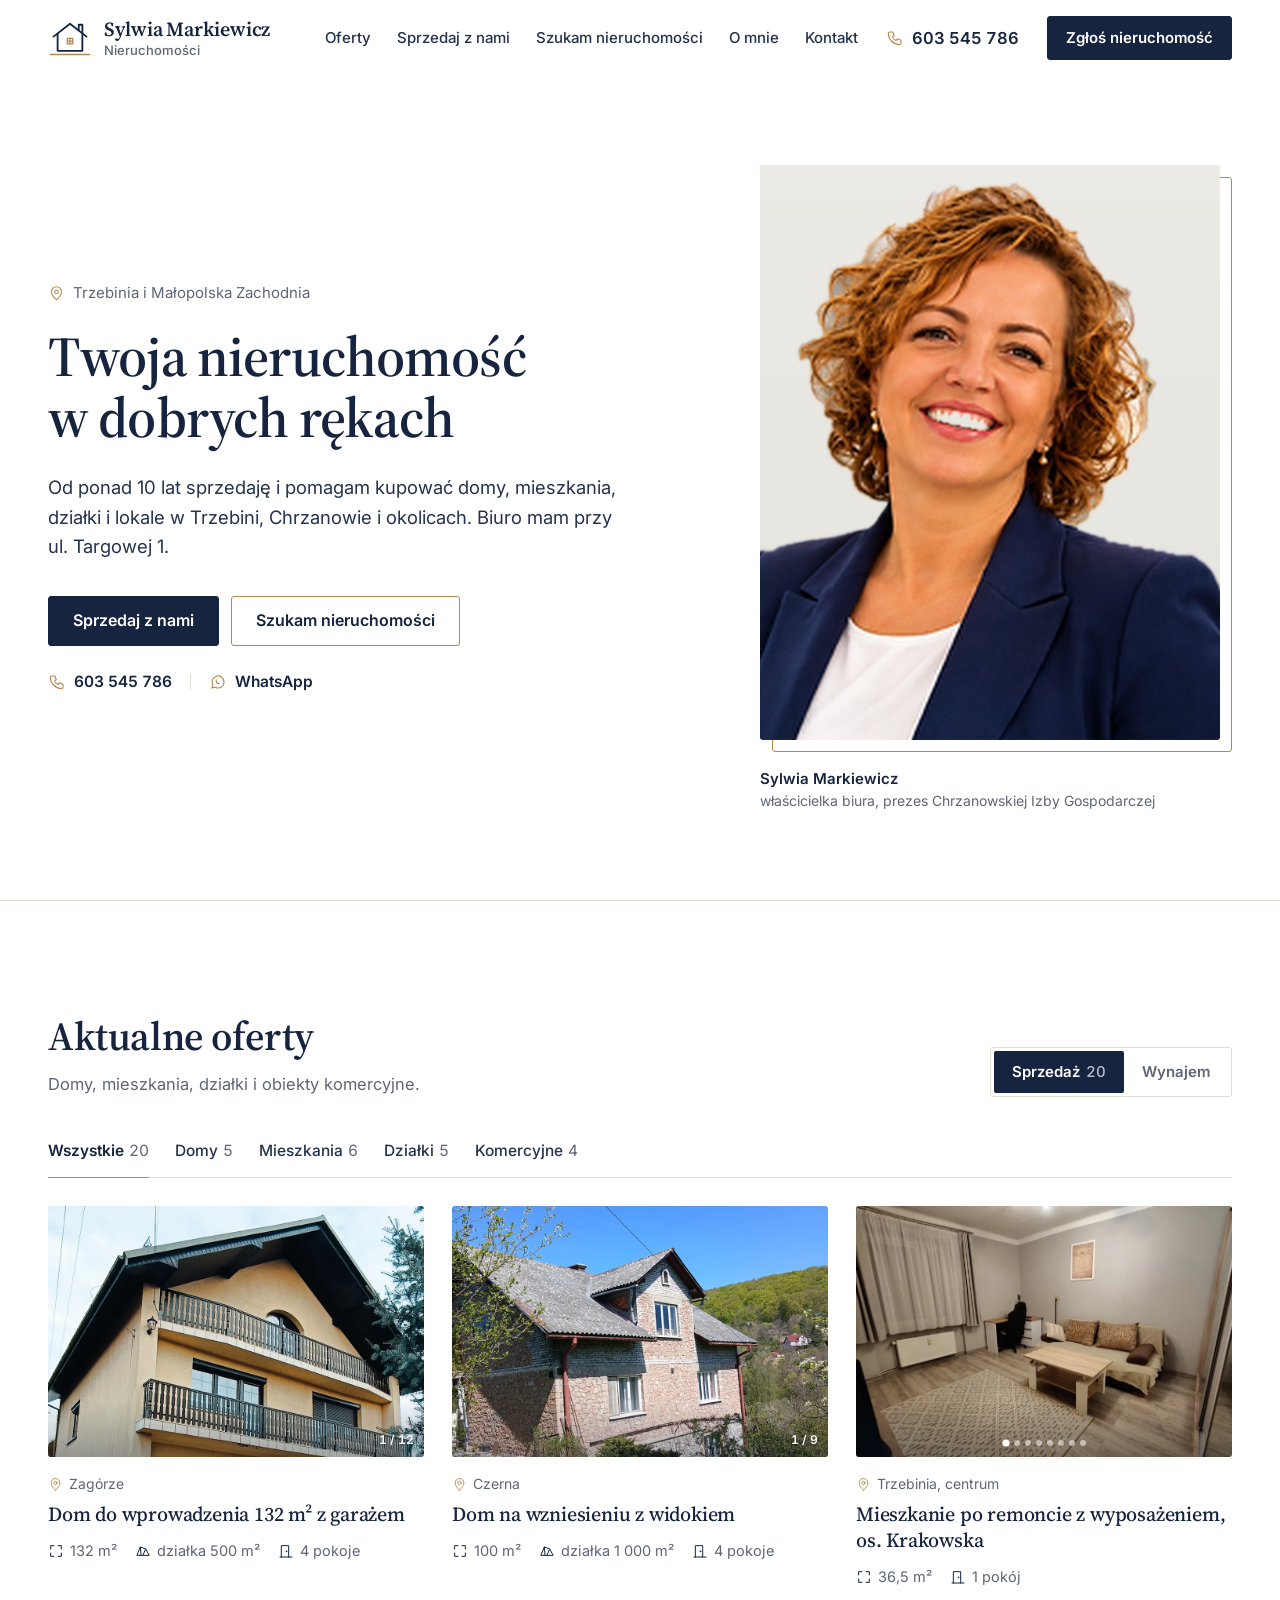
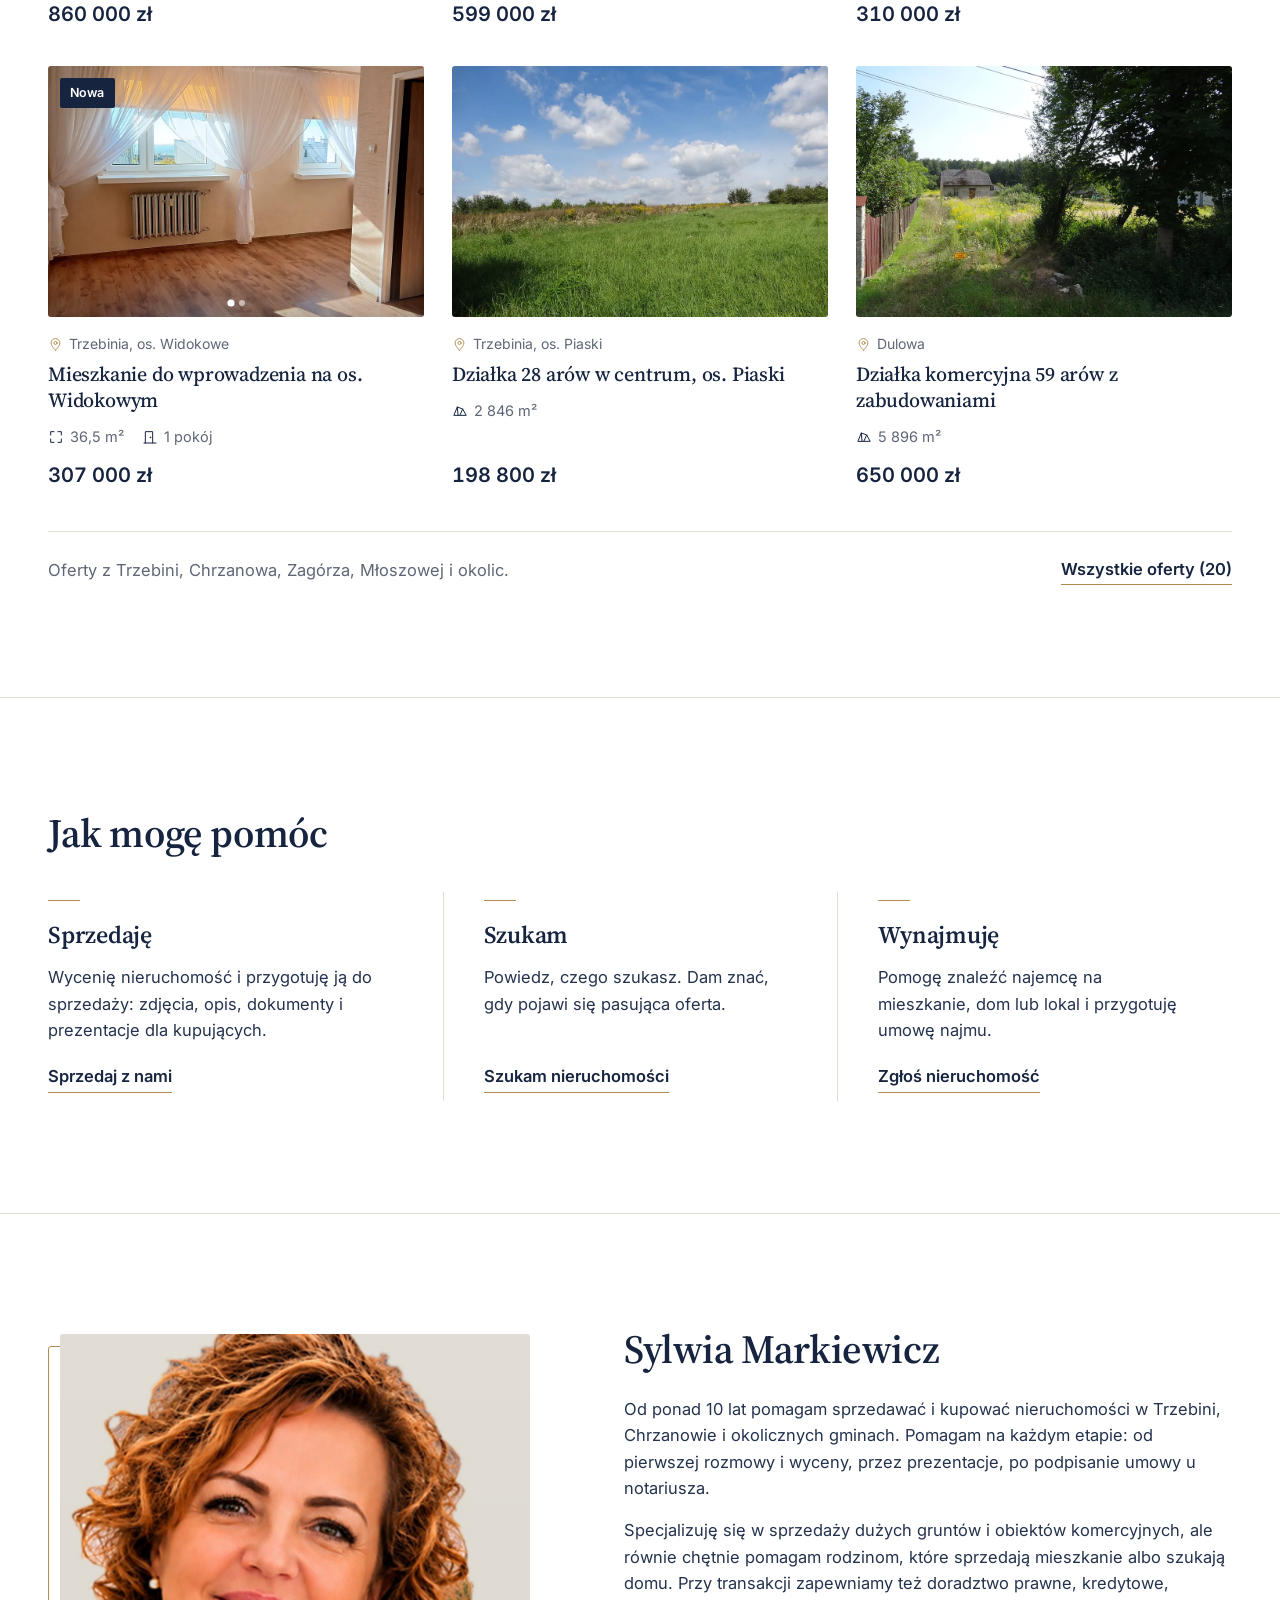
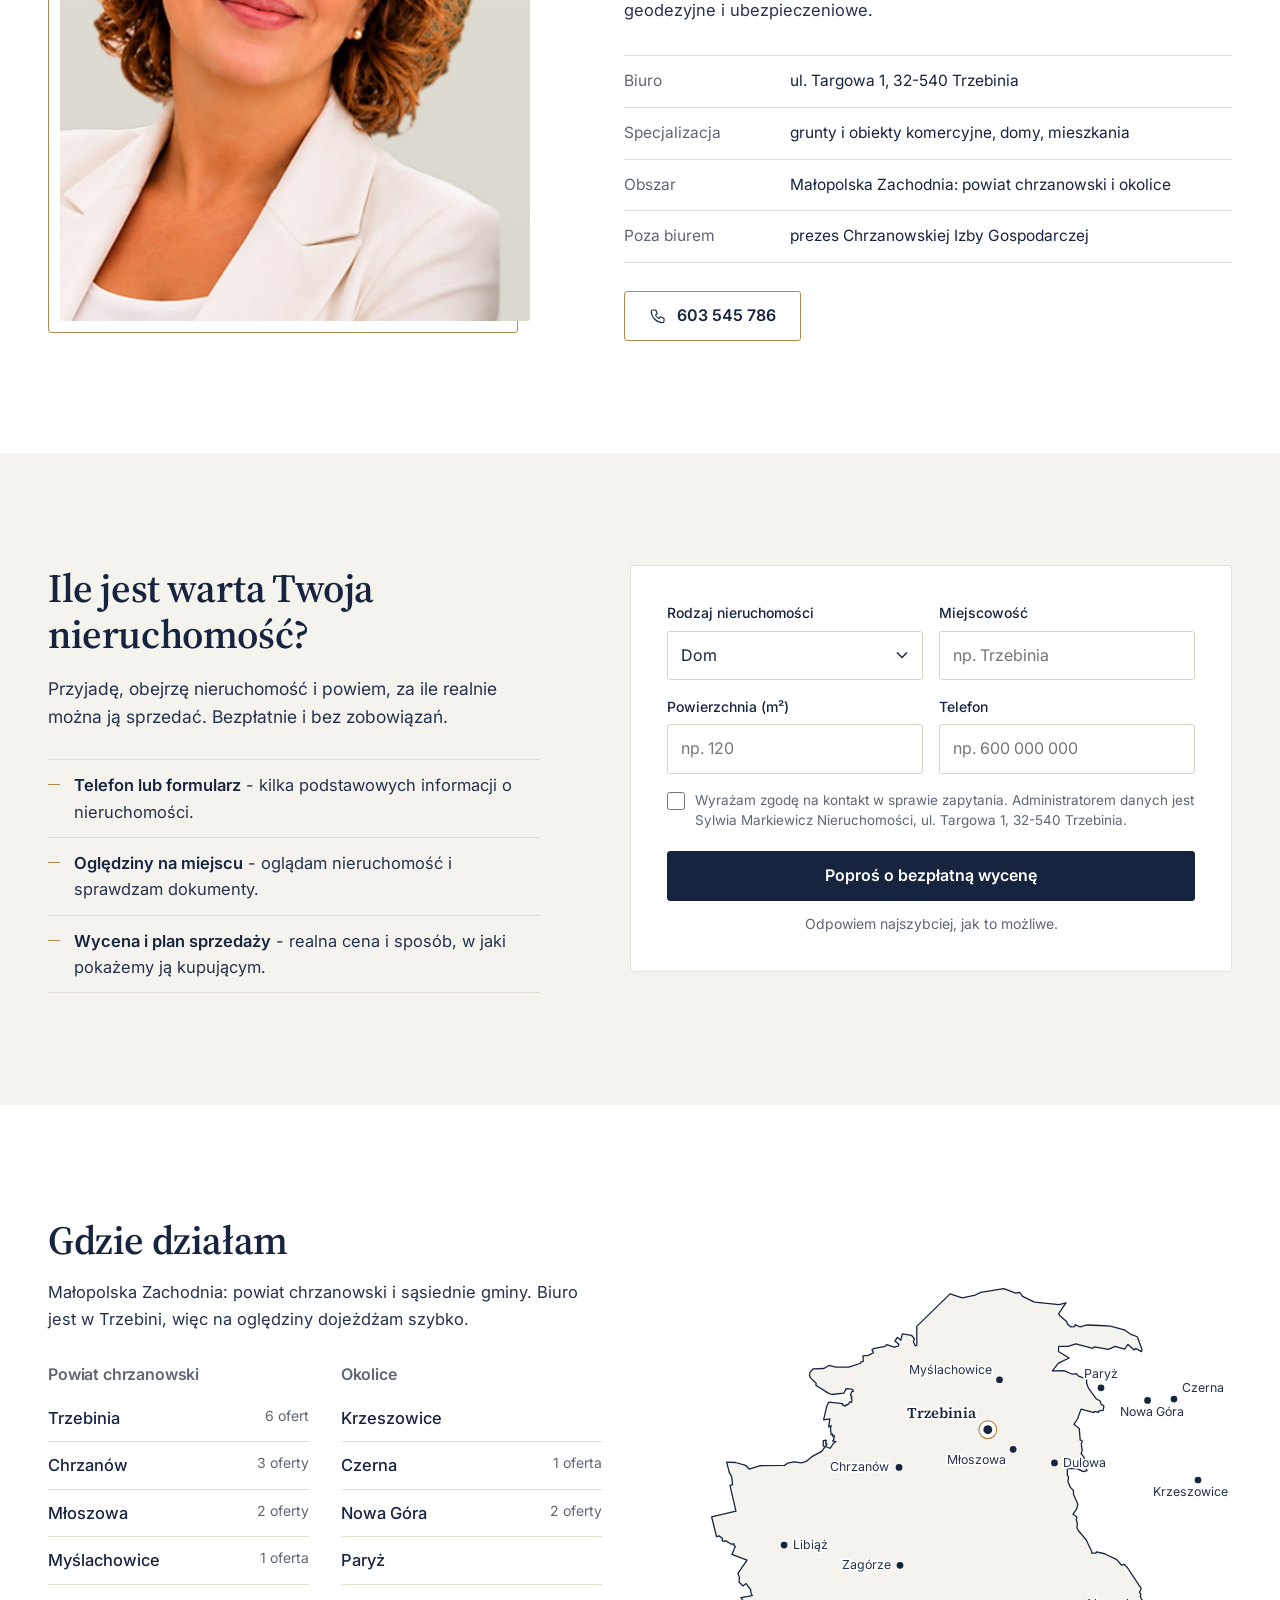
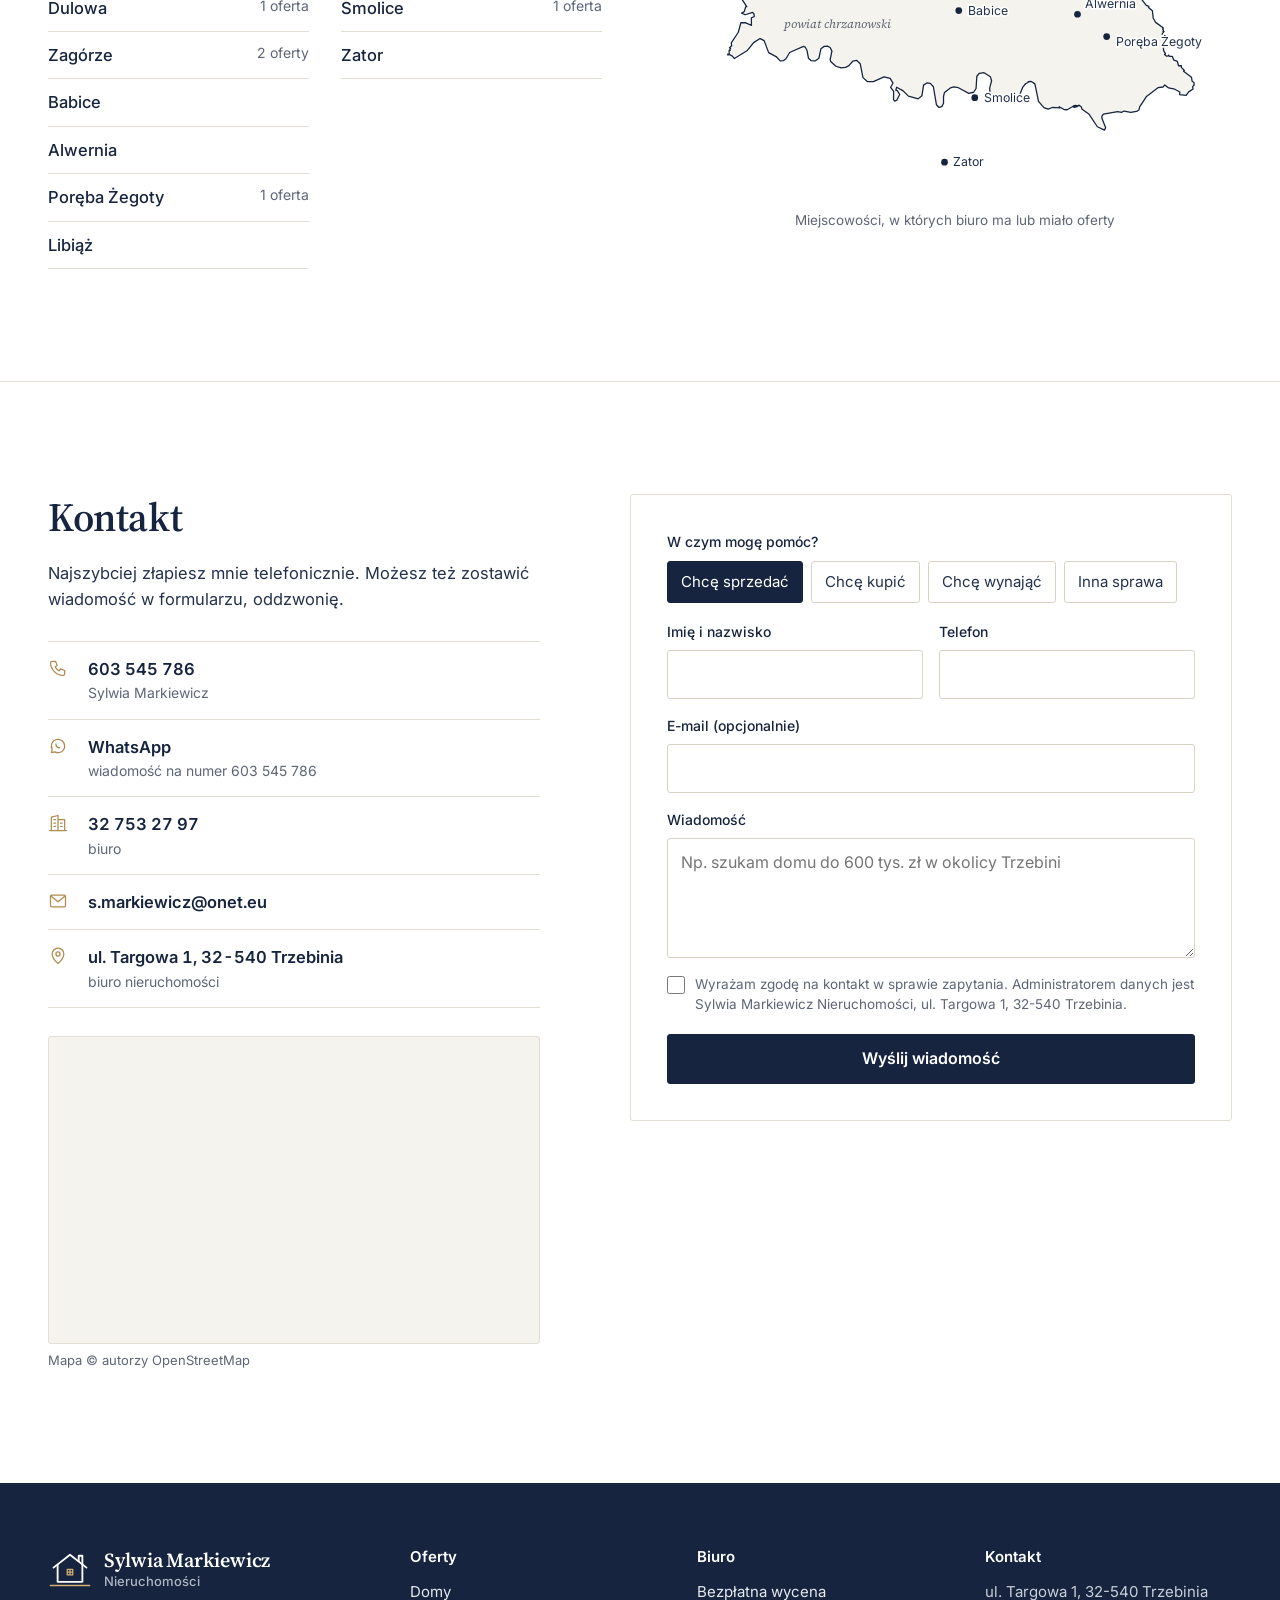
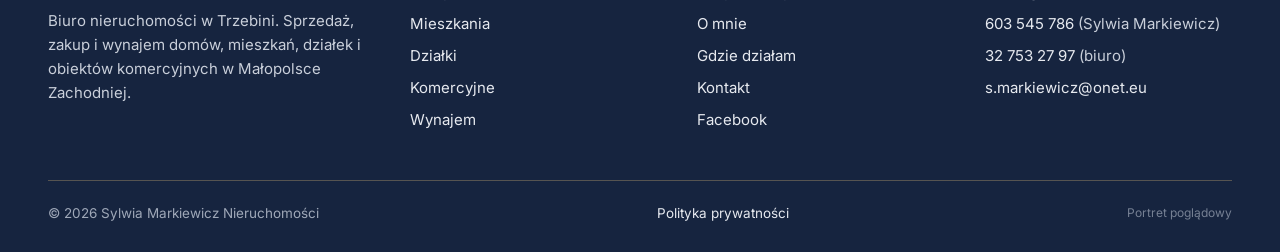
<file: index.html>
<!doctype html>
<html lang="pl">
<head>
<meta charset="utf-8">
<meta name="viewport" content="width=device-width, initial-scale=1, viewport-fit=cover">
<meta name="robots" content="noindex, nofollow">
<title>Sylwia Markiewicz Nieruchomości - Trzebinia, Chrzanów i okolice</title>
<meta name="description" content="Biuro nieruchomości Sylwii Markiewicz w Trzebini: domy, mieszkania, działki i obiekty komercyjne na sprzedaż i wynajem w Małopolsce Zachodniej. Bezpłatna wycena.">
<meta name="theme-color" content="#ffffff">
<link rel="icon" href="data:image/svg+xml,<svg xmlns='http://www.w3.org/2000/svg' viewBox='0 0 48 48' aria-hidden='true' fill='none' stroke-linecap='round' stroke-linejoin='round'><path d='M6 22.5 24 8.5l18 14' stroke='%2316243F' stroke-width='2'/><path d='M33.5 15.3V9.5h4v9' stroke='%2316243F' stroke-width='2'/><path d='M10.5 19.5V38h27V19.5' stroke='%2316243F' stroke-width='2'/><path d='M21 24.5h6v6h-6zM24 24.5v6M21 27.5h6' stroke='%23B08A4E' stroke-width='1.4'/><path d='M2.5 42h43' stroke='%23B08A4E' stroke-width='1.4'/></svg>">
<link rel="preconnect" href="https://fonts.googleapis.com">
<link rel="preconnect" href="https://fonts.gstatic.com" crossorigin>
<link href="https://fonts.googleapis.com/css2?family=Inter:wght@400;500;600&family=Source+Serif+4:ital,opsz,wght@0,8..60,500;0,8..60,600;1,8..60,400&display=swap" rel="stylesheet">
<link rel="stylesheet" href="style.css?v=20261104d">
</head>
<body>
<header class="top">
 <div class="wrap top-in">
  <a class="logo" href="index.html" aria-label="Sylwia Markiewicz Nieruchomości - strona główna"><svg viewBox="0 0 48 48" aria-hidden="true" fill="none" stroke-linecap="round" stroke-linejoin="round"><path d="M6 22.5 24 8.5l18 14" stroke="#16243F" stroke-width="2"/><path d="M33.5 15.3V9.5h4v9" stroke="#16243F" stroke-width="2"/><path d="M10.5 19.5V38h27V19.5" stroke="#16243F" stroke-width="2"/><path d="M21 24.5h6v6h-6zM24 24.5v6M21 27.5h6" stroke="#B08A4E" stroke-width="1.4"/><path d="M2.5 42h43" stroke="#B08A4E" stroke-width="1.4"/></svg><span class="logo-t"><b>Sylwia Markiewicz</b><span>Nieruchomości</span></span></a>
  <nav class="nav" aria-label="Menu główne">
   <a href="oferty.html">Oferty</a>
   <a href="#wycena">Sprzedaj z nami</a>
   <a href="#kontakt" data-cel="kupno">Szukam nieruchomości</a>
   <a class="opt" href="#o-mnie">O mnie</a>
   <a href="#kontakt">Kontakt</a>
  </nav>
  <a class="top-tel" href="tel:+48603545786"><svg class="ic" viewBox="0 0 24 24" aria-hidden="true"><path d="M5 4h4l2 5-2.5 1.5a11 11 0 0 0 5 5L15 13l5 2v4a2 2 0 0 1-2 2A16 16 0 0 1 3 6a2 2 0 0 1 2-2"/></svg>603 545 786</a>
  <a class="btn btn-p" href="#kontakt" data-cel="sprzedaz">Zgłoś nieruchomość</a>
  <button class="burger" id="burger" type="button" aria-label="Menu" aria-expanded="false" aria-controls="mnav"><span></span><span></span><span></span></button>
 </div>
</header>
<div class="mnav" id="mnav">
 <a class="ml" href="oferty.html">Oferty</a>
 <a class="ml" href="#wycena">Sprzedaj z nami</a>
 <a class="ml" href="#kontakt" data-cel="kupno">Szukam nieruchomości</a>
 <a class="ml" href="#o-mnie">O mnie</a>
 <a class="ml" href="#obszar">Gdzie działam</a>
 <a class="ml" href="#kontakt">Kontakt</a>
 <div class="btns">
  <a class="btn btn-p" href="#kontakt" data-cel="sprzedaz">Zgłoś nieruchomość</a>
  <a class="btn btn-s" href="tel:+48603545786"><svg class="ic" viewBox="0 0 24 24" aria-hidden="true"><path d="M5 4h4l2 5-2.5 1.5a11 11 0 0 0 5 5L15 13l5 2v4a2 2 0 0 1-2 2A16 16 0 0 1 3 6a2 2 0 0 1 2-2"/></svg>603 545 786</a>
 </div>
</div>
<main>
<section class="hero">
 <div class="wrap hero-in">
  <div class="hero-tx">
   <p class="hero-loc"><svg class="ic" viewBox="0 0 24 24" aria-hidden="true"><path d="M12 21s-7-6.2-7-11.5A7 7 0 0 1 19 9.5C19 14.8 12 21 12 21z"/><circle cx="12" cy="9.5" r="2.5"/></svg>Trzebinia i Małopolska Zachodnia</p>
   <h1>Twoja nieruchomość<br> w dobrych rękach</h1>
   <p class="hero-lead">Od ponad 10 lat sprzedaję i pomagam kupować domy, mieszkania, działki i lokale w Trzebini, Chrzanowie i okolicach.<span class="opt"> Biuro mam przy ul.&nbsp;Targowej 1.</span></p>
   <div class="hero-cta" data-bar-anchor>
    <a class="btn btn-p" href="#wycena">Sprzedaj z nami</a>
    <a class="btn btn-s" href="#oferty">Szukam nieruchomości</a>
   </div>
   <p class="hero-tel"><a href="tel:+48603545786"><svg class="ic" viewBox="0 0 24 24" aria-hidden="true"><path d="M5 4h4l2 5-2.5 1.5a11 11 0 0 0 5 5L15 13l5 2v4a2 2 0 0 1-2 2A16 16 0 0 1 3 6a2 2 0 0 1 2-2"/></svg>603 545 786</a><span class="sep"></span><a href="https://wa.me/48603545786" rel="noopener" target="_blank"><svg class="ic" viewBox="0 0 24 24" aria-hidden="true"><path d="M20 12a8 8 0 0 1-11.8 7L4 20l1.1-4A8 8 0 1 1 20 12z"/><path d="M9.5 9.5c0 2.5 2 4.5 4.5 4.8"/></svg><span>WhatsApp</span></a></p>
  </div>
  <figure class="hero-ph">
   <!-- Zdjęcie poglądowe: wykadrowane z grafiki klientki. Docelowo prawdziwe zdjęcie portretowe (sesja lub Pani zdjęcie). -->
   <div class="phf"><div class="ph"><picture><source media="(max-width:760px)" srcset="img/portret-m.jpg" width="1160" height="1002"><img src="img/portret.jpg" alt="Sylwia Markiewicz, właścicielka biura nieruchomości w Trzebini" width="1160" height="1242" fetchpriority="high"></picture></div></div>
   <figcaption><b>Sylwia Markiewicz</b>właścicielka biura, prezes Chrzanowskiej Izby Gospodarczej</figcaption>
  </figure>
 </div>
</section>

<section class="sec" id="oferty">
 <div class="wrap">
  <div class="sec-head">
   <div><h2>Aktualne oferty</h2><p>Domy, mieszkania, działki i obiekty komercyjne.</p></div>
   <div class="tabs" role="group" aria-label="Rodzaj transakcji">
    <button type="button" data-typ="sprzedaz" aria-pressed="true">Sprzedaż<span class="n"></span></button>
    <button type="button" data-typ="wynajem" aria-pressed="false">Wynajem<span class="n"></span></button>
   </div>
  </div>
  <div class="cats" id="cats" role="group" aria-label="Kategoria"></div>
  <div class="grid" id="lista" data-limit="6" data-pick="22037,22126,22199,22241,21110,21429"></div>
  <div class="empty" id="pusto" hidden>
   <div><h3>Obecnie nie mam ofert najmu</h3><p>Masz mieszkanie, dom albo lokal do wynajęcia? Zgłoś je - znajdę najemcę i przygotuję umowę.</p></div>
   <a class="btn btn-p" href="#kontakt" data-cel="wynajem">Zgłoś nieruchomość do wynajmu</a>
  </div>
  <div class="more" id="wiecej"><p>Oferty z Trzebini, Chrzanowa, Zagórza, Młoszowej i okolic.</p><a class="lnk" href="oferty.html">Wszystkie oferty</a></div>
 </div>
</section>

<section class="sec" id="sciezki">
 <div class="wrap">
  <div class="sec-head"><h2>Jak mogę pomóc</h2></div>
  <div class="paths">
   <div class="path"><h3>Sprzedaję</h3><p>Wycenię nieruchomość i przygotuję ją do sprzedaży: zdjęcia, opis, dokumenty i prezentacje dla kupujących.</p><a class="lnk" href="#wycena">Sprzedaj z nami</a></div>
   <div class="path"><h3>Szukam</h3><p>Powiedz, czego szukasz. Dam znać, gdy pojawi się pasująca oferta.</p><a class="lnk" href="#kontakt" data-cel="kupno">Szukam nieruchomości</a></div>
   <div class="path"><h3>Wynajmuję</h3><p>Pomogę znaleźć najemcę na mieszkanie, dom lub lokal i przygotuję umowę najmu.</p><a class="lnk" href="#kontakt" data-cel="wynajem">Zgłoś nieruchomość</a></div>
  </div>
 </div>
</section>

<section class="sec" id="o-mnie">
 <div class="wrap about">
  <figure class="about-ph" style="margin-top:0">
   <!-- Zdjęcie poglądowe z grafiki klientki; docelowo zdjęcie z sesji (np. w biurze lub w terenie). -->
   <img src="img/portret-2.jpg" alt="Sylwia Markiewicz" width="956" height="1620" loading="lazy">
  </figure>
  <div class="about-tx">
   <h2>Sylwia Markiewicz</h2>
   <p>Od ponad 10 lat pomagam sprzedawać i kupować nieruchomości w Trzebini, Chrzanowie i okolicznych gminach. Pomagam na każdym etapie: od pierwszej rozmowy i wyceny, przez prezentacje, po podpisanie umowy u notariusza.</p>
   <p>Specjalizuję się w sprzedaży dużych gruntów i obiektów komercyjnych, ale równie chętnie pomagam rodzinom, które sprzedają mieszkanie albo szukają domu. Przy transakcji zapewniamy też doradztwo prawne, kredytowe, geodezyjne i ubezpieczeniowe.</p>
   <dl class="facts">
    <div><dt>Biuro</dt><dd>ul. Targowa 1, 32-540 Trzebinia</dd></div>
    <div><dt>Specjalizacja</dt><dd>grunty i obiekty komercyjne, domy, mieszkania</dd></div>
    <div><dt>Obszar</dt><dd>Małopolska Zachodnia: powiat chrzanowski i okolice</dd></div>
    <div><dt>Poza biurem</dt><dd>prezes Chrzanowskiej Izby Gospodarczej</dd></div>
   </dl>
   <div class="sign"><a class="btn btn-s" href="tel:+48603545786"><svg class="ic" viewBox="0 0 24 24" aria-hidden="true"><path d="M5 4h4l2 5-2.5 1.5a11 11 0 0 0 5 5L15 13l5 2v4a2 2 0 0 1-2 2A16 16 0 0 1 3 6a2 2 0 0 1 2-2"/></svg>603 545 786</a></div>
  </div>
 </div>
</section>

<section class="sec sec-paper" id="wycena">
 <div class="wrap split">
  <div>
   <h2>Ile jest warta Twoja nieruchomość?</h2>
   <p style="margin-top:18px;font-size:17.5px">Przyjadę, obejrzę nieruchomość i powiem, za ile realnie można ją sprzedać. Bezpłatnie i bez zobowiązań.</p>
   <ul class="steps">
    <li><b>Telefon lub formularz</b> - kilka podstawowych informacji o nieruchomości.</li>
    <li><b>Oględziny na miejscu</b> - oglądam nieruchomość i sprawdzam dokumenty.</li>
    <li><b>Wycena i plan sprzedaży</b> - realna cena i sposób, w jaki pokażemy ją kupującym.</li>
   </ul>
  </div>
  <form class="form" data-preview novalidate>
   <div class="fgrid">
    <label class="f"><span>Rodzaj nieruchomości</span><select name="rodzaj"><option>Dom</option><option>Mieszkanie</option><option>Działka</option><option>Lokal lub obiekt komercyjny</option><option>Inna</option></select></label>
    <label class="f"><span>Miejscowość</span><input name="miejscowosc" placeholder="np. Trzebinia" autocomplete="address-level2"></label>
    <label class="f"><span>Powierzchnia (m²)</span><input name="pow" inputmode="decimal" placeholder="np. 120"></label>
    <label class="f"><span>Telefon</span><input name="tel" type="tel" placeholder="np. 600 000 000" autocomplete="tel"></label>
   </div>
   <label class="zgoda"><input type="checkbox" required><span>Wyrażam zgodę na kontakt w sprawie zapytania. Administratorem danych jest Sylwia Markiewicz Nieruchomości, ul. Targowa 1, 32-540 Trzebinia.</span></label>
   <button class="btn btn-p" type="submit">Poproś o bezpłatną wycenę</button>
   <p class="form-note">Odpowiem najszybciej, jak to możliwe.</p>
   <p class="ok" tabindex="-1" role="status">Dziękuję, wiadomość przyjęta. To podgląd strony - w wersji docelowej formularz wyśle ją od razu do biura.</p>
  </form>
 </div>
</section>

<section class="sec" id="obszar">
 <div class="wrap area">
  <div>
   <h2>Gdzie działam</h2>
   <p style="margin-top:16px">Małopolska Zachodnia: powiat chrzanowski i sąsiednie gminy. Biuro jest w Trzebini, więc na oględziny dojeżdżam szybko.</p>
   <div class="area-lists">
    <div><h3>Powiat chrzanowski</h3><ul><li><a href="oferty.html?m=Trzebinia"><span class="town">Trzebinia</span><small>6 ofert</small></a></li><li><a href="oferty.html?m=Chrzanów"><span class="town">Chrzanów</span><small>3 oferty</small></a></li><li><a href="oferty.html?m=Młoszowa"><span class="town">Młoszowa</span><small>2 oferty</small></a></li><li><a href="oferty.html?m=Myślachowice"><span class="town">Myślachowice</span><small>1 oferta</small></a></li><li><a href="oferty.html?m=Dulowa"><span class="town">Dulowa</span><small>1 oferta</small></a></li><li><a href="oferty.html?m=Zagórze"><span class="town">Zagórze</span><small>2 oferty</small></a></li><li><span><span class="town">Babice</span></span></li><li><span><span class="town">Alwernia</span></span></li><li><a href="oferty.html?m=Poręba Żegoty"><span class="town">Poręba Żegoty</span><small>1 oferta</small></a></li><li><span><span class="town">Libiąż</span></span></li></ul></div>
    <div><h3>Okolice</h3><ul><li><span><span class="town">Krzeszowice</span></span></li><li><a href="oferty.html?m=Czerna"><span class="town">Czerna</span><small>1 oferta</small></a></li><li><a href="oferty.html?m=Nowa Góra"><span class="town">Nowa Góra</span><small>2 oferty</small></a></li><li><span><span class="town">Paryż</span></span></li><li><a href="oferty.html?m=Smolice"><span class="town">Smolice</span><small>1 oferta</small></a></li><li><span><span class="town">Zator</span></span></li></ul></div>
   </div>
  </div>
  <div>
   <svg class="mapa-svg" viewBox="0 0 560 546" role="img" aria-label="Mapa obszaru działania: powiat chrzanowski i okolice" xmlns="http://www.w3.org/2000/svg">
<path d="M34.0 264.8 L39.0 285.0 L41.4 284.1 L45.1 286.8 L44.5 288.5 L46.2 290.0 L48.0 288.9 L53.6 292.4 L56.7 292.1 L56.5 293.8 L58.0 294.6 L54.6 302.8 L69.8 308.7 L60.6 322.0 L62.1 326.1 L61.7 330.8 L65.7 334.8 L68.9 332.4 L73.5 338.6 L73.7 341.5 L75.1 344.6 L63.6 346.6 L69.5 355.7 L68.5 355.8 L67.0 360.8 L64.4 362.3 L67.9 363.9 L75.5 361.6 L76.8 363.0 L77.2 365.7 L74.2 367.0 L74.3 374.6 L68.0 371.9 L63.6 372.0 L61.0 381.6 L53.9 392.4 L54.3 395.3 L52.1 397.2 L53.1 398.1 L52.4 399.0 L52.8 399.9 L51.7 400.0 L51.8 403.4 L50.2 403.7 L50.5 404.7 L51.1 403.8 L55.0 405.8 L57.0 408.2 L70.2 400.0 L76.5 392.1 L83.0 388.0 L87.1 390.1 L91.7 402.2 L99.2 406.2 L103.4 410.6 L106.8 410.2 L109.2 408.4 L112.9 402.1 L126.9 395.9 L128.7 396.6 L130.5 400.0 L132.0 408.0 L134.7 410.4 L138.8 410.6 L142.5 408.0 L144.6 398.2 L147.9 395.9 L151.2 395.7 L153.9 397.0 L155.7 400.7 L153.9 409.2 L154.4 411.1 L159.7 416.0 L165.1 417.7 L169.5 417.1 L172.6 415.6 L176.8 410.9 L180.6 410.0 L184.3 413.4 L187.1 427.5 L191.7 431.6 L197.7 431.5 L208.4 426.7 L214.6 428.3 L217.5 433.0 L215.1 437.3 L218.1 441.4 L218.0 449.8 L219.1 451.2 L221.1 450.6 L224.3 444.6 L221.9 440.7 L220.3 440.2 L221.2 437.2 L227.8 440.9 L233.1 446.2 L242.9 449.0 L246.7 445.9 L248.4 435.1 L251.8 432.9 L255.2 433.3 L258.3 436.7 L261.4 454.9 L264.0 457.7 L266.9 456.8 L268.6 453.5 L268.6 446.4 L269.6 442.5 L275.5 437.9 L279.0 436.9 L283.6 437.7 L294.2 443.4 L299.1 442.3 L301.5 438.5 L302.3 426.1 L304.8 423.1 L309.6 422.5 L316.0 426.7 L317.2 430.7 L315.3 437.9 L315.4 441.7 L318.7 445.9 L325.7 449.1 L341.4 448.2 L346.1 443.9 L348.8 437.1 L351.6 433.7 L354.9 431.9 L354.2 431.6 L357.4 431.4 L361.0 433.8 L364.7 451.5 L370.1 457.8 L374.4 459.4 L378.7 457.7 L386.3 458.1 L385.6 456.9 L390.5 459.8 L393.6 460.0 L399.4 456.7 L400.5 457.6 L403.9 456.8 L399.5 456.7 L401.7 455.6 L404.9 456.2 L405.4 455.3 L408.1 457.2 L408.5 459.3 L415.9 464.6 L424.2 477.2 L431.4 480.6 L432.6 478.2 L428.8 468.7 L428.7 466.7 L430.3 464.4 L444.6 462.0 L448.6 462.6 L451.3 461.3 L458.0 462.7 L463.9 461.7 L466.2 460.3 L467.0 457.0 L473.6 446.9 L485.5 437.7 L490.6 437.0 L492.5 434.9 L496.2 437.9 L502.5 439.2 L507.6 442.1 L507.4 444.6 L514.0 445.5 L516.6 441.9 L521.0 439.0 L520.6 436.6 L522.1 435.0 L521.9 432.4 L520.1 431.2 L519.4 427.2 L511.4 421.1 L512.2 420.3 L509.2 417.1 L509.2 415.4 L506.3 415.5 L505.1 411.1 L501.4 409.6 L500.1 406.1 L497.1 406.0 L496.2 404.6 L496.0 405.6 L494.3 405.8 L492.2 404.1 L493.1 403.2 L491.4 400.5 L490.9 397.5 L492.8 394.7 L493.2 392.1 L490.5 387.2 L492.2 385.4 L489.7 383.6 L491.6 380.8 L490.6 381.1 L491.1 379.7 L490.2 378.2 L491.0 377.3 L483.2 371.6 L480.7 367.4 L479.9 359.9 L475.9 356.5 L476.3 355.5 L473.7 354.4 L468.4 347.5 L467.6 344.7 L468.3 343.1 L466.8 341.4 L468.5 337.3 L454.5 316.1 L451.2 312.9 L448.5 313.6 L443.9 308.2 L431.6 302.2 L423.2 300.4 L422.7 301.6 L418.5 301.6 L418.5 300.0 L413.0 288.3 L404.8 278.4 L403.5 275.6 L404.0 271.3 L402.9 268.1 L403.4 264.7 L399.5 262.3 L403.3 256.9 L404.5 252.1 L400.1 242.3 L400.0 238.2 L397.0 235.1 L394.4 228.8 L395.1 224.7 L393.8 222.7 L393.9 216.0 L403.7 216.1 L409.9 219.1 L413.8 218.0 L411.2 213.4 L412.0 209.9 L410.7 204.4 L407.7 200.8 L408.9 198.0 L408.0 191.0 L408.9 188.1 L406.8 187.0 L405.9 175.4 L400.6 171.1 L404.1 165.9 L407.7 155.9 L420.9 159.4 L421.4 158.3 L425.4 159.2 L425.4 157.9 L430.2 156.9 L430.8 152.5 L428.1 151.1 L427.0 147.7 L423.3 145.7 L415.2 134.6 L413.4 129.9 L413.4 125.6 L405.2 122.5 L403.1 120.1 L398.9 120.6 L390.3 116.9 L378.7 117.3 L384.8 109.3 L395.7 104.2 L384.8 97.6 L385.2 92.5 L394.7 92.5 L402.4 89.9 L419.7 94.5 L421.0 93.0 L435.4 95.4 L442.1 92.4 L451.7 95.2 L455.2 90.5 L461.3 96.1 L462.9 94.5 L468.9 97.8 L469.3 95.4 L464.6 82.7 L457.6 80.0 L451.4 75.7 L437.4 72.0 L426.6 71.3 L413.8 70.8 L406.9 72.8 L401.7 70.4 L401.3 72.5 L397.5 72.7 L394.3 70.2 L393.1 67.3 L386.0 61.2 L385.1 59.3 L392.5 48.4 L385.5 50.1 L360.5 47.7 L348.5 41.9 L345.7 37.8 L341.6 38.5 L329.5 34.0 L306.2 37.8 L300.7 40.5 L287.6 43.4 L275.2 39.3 L241.5 72.2 L241.6 91.3 L240.1 92.0 L238.1 87.5 L239.1 84.7 L236.2 81.2 L227.0 79.8 L225.4 86.2 L221.8 83.3 L219.4 87.1 L223.4 90.3 L223.0 91.9 L218.7 93.2 L211.0 90.6 L209.5 92.4 L197.7 94.6 L196.2 96.0 L197.8 98.9 L192.4 101.6 L187.1 102.1 L187.4 107.6 L184.6 108.5 L184.8 109.5 L172.8 113.4 L159.6 113.4 L152.7 111.7 L147.6 114.8 L136.7 115.1 L133.5 118.7 L133.0 121.9 L134.1 124.3 L139.9 129.9 L139.4 131.7 L152.0 139.7 L155.6 141.1 L167.8 139.8 L170.1 135.2 L175.5 135.6 L177.2 136.9 L177.3 138.0 L175.8 138.1 L174.4 141.8 L175.9 142.9 L175.1 144.8 L176.0 145.9 L175.7 149.0 L173.5 148.6 L172.7 150.6 L171.2 151.7 L170.2 151.2 L169.2 152.8 L166.2 151.7 L166.7 150.4 L152.4 148.9 L150.3 153.6 L147.3 166.7 L153.6 165.8 L152.4 173.9 L155.0 172.7 L154.2 175.4 L154.9 181.9 L156.3 181.0 L156.4 183.3 L157.8 182.6 L158.3 183.6 L157.3 185.7 L157.7 186.5 L156.4 188.1 L159.9 188.7 L157.8 189.8 L153.8 195.5 L149.3 193.7 L150.1 192.5 L149.6 192.0 L150.8 191.1 L149.4 190.1 L150.0 187.4 L147.0 187.8 L146.8 192.9 L148.5 194.3 L145.4 198.6 L135.4 204.0 L129.6 208.8 L124.9 210.2 L117.6 209.3 L110.8 210.6 L107.7 212.8 L82.5 213.2 L72.0 216.5 L68.4 212.7 L58.2 209.9 L49.2 209.5 L51.8 219.6 L54.3 224.4 L55.2 232.3 L52.6 233.0 L58.6 259.1 L34.0 264.8 Z" class="m-pow"/>
<circle cx="313.4" cy="176.7" r="9" class="m-ring"/><circle cx="313.4" cy="176.7" r="4.5" class="m-dot m-main"/>
<text x="301.4" y="164.7" text-anchor="end" class="m-lab m-lab-main">Trzebinia</text>
<circle cx="223.6" cy="214.9" r="3.4" class="m-dot"/>
<text x="213.6" y="218.9" text-anchor="end" class="m-lab">Chrzanów</text>
<circle cx="339.0" cy="196.6" r="3.4" class="m-dot"/>
<text x="332.0" y="211.6" text-anchor="end" class="m-lab">Młoszowa</text>
<circle cx="325.2" cy="126.2" r="3.4" class="m-dot"/>
<text x="317.2" y="120.2" text-anchor="end" class="m-lab">Myślachowice</text>
<circle cx="380.8" cy="210.3" r="3.4" class="m-dot"/>
<text x="389.8" y="214.3" text-anchor="start" class="m-lab">Dulowa</text>
<circle cx="224.6" cy="313.9" r="3.4" class="m-dot"/>
<text x="215.6" y="317.9" text-anchor="end" class="m-lab">Zagórze</text>
<circle cx="433.6" cy="386.0" r="3.4" class="m-dot"/>
<text x="442.6" y="396.0" text-anchor="start" class="m-lab">Poręba Żegoty</text>
<circle cx="404.1" cy="363.4" r="3.4" class="m-dot"/>
<text x="412.1" y="357.4" text-anchor="start" class="m-lab">Alwernia</text>
<circle cx="107.3" cy="293.4" r="3.4" class="m-dot"/>
<text x="116.3" y="297.4" text-anchor="start" class="m-lab">Libiąż</text>
<circle cx="526.0" cy="227.6" r="3.4" class="m-dot"/>
<text x="518.0" y="243.6" text-anchor="middle" class="m-lab">Krzeszowice</text>
<circle cx="501.7" cy="145.7" r="3.4" class="m-dot"/>
<text x="509.7" y="138.7" text-anchor="start" class="m-lab">Czerna</text>
<circle cx="475.0" cy="147.1" r="3.4" class="m-dot"/>
<text x="479.0" y="163.1" text-anchor="middle" class="m-lab">Nowa Góra</text>
<circle cx="427.9" cy="134.4" r="3.4" class="m-dot"/>
<text x="427.9" y="124.4" text-anchor="middle" class="m-lab">Paryż</text>
<circle cx="300.2" cy="447.8" r="3.4" class="m-dot"/>
<text x="309.2" y="451.8" text-anchor="start" class="m-lab">Smolice</text>
<circle cx="269.6" cy="513.0" r="3.4" class="m-dot"/>
<text x="278.6" y="517.0" text-anchor="start" class="m-lab">Zator</text>
<circle cx="284.0" cy="359.7" r="3.4" class="m-dot"/>
<text x="293.0" y="363.7" text-anchor="start" class="m-lab">Babice</text>
<text x="107.7" y="377.8" class="m-pow-lab">powiat chrzanowski</text>
</svg>
   <p class="mapa-cap">Miejscowości, w których biuro ma lub miało oferty</p>
  </div>
 </div>
</section>

<section class="sec" id="kontakt">
 <div class="wrap split">
  <div class="contact-l">
   <h2>Kontakt</h2>
   <p>Najszybciej złapiesz mnie telefonicznie. Możesz też zostawić wiadomość w formularzu, oddzwonię.</p>
   <ul class="clist">
    <li><svg class="ic" viewBox="0 0 24 24" aria-hidden="true"><path d="M5 4h4l2 5-2.5 1.5a11 11 0 0 0 5 5L15 13l5 2v4a2 2 0 0 1-2 2A16 16 0 0 1 3 6a2 2 0 0 1 2-2"/></svg><div><a href="tel:+48603545786">603 545 786</a><small>Sylwia Markiewicz</small></div></li>
    <li><svg class="ic" viewBox="0 0 24 24" aria-hidden="true"><path d="M20 12a8 8 0 0 1-11.8 7L4 20l1.1-4A8 8 0 1 1 20 12z"/><path d="M9.5 9.5c0 2.5 2 4.5 4.5 4.8"/></svg><div><a href="https://wa.me/48603545786" rel="noopener" target="_blank">WhatsApp</a><small>wiadomość na numer 603 545 786</small></div></li>
    <li><svg class="ic" viewBox="0 0 24 24" aria-hidden="true"><path d="M4 21V5l8-2v18M12 8h8v13M2 21h20M7 8h2M7 12h2M7 16h2M15 12h2M15 16h2"/></svg><div><a href="tel:+48327532797">32 753 27 97</a><small>biuro</small></div></li>
    <li><svg class="ic" viewBox="0 0 24 24" aria-hidden="true"><rect x="3" y="5" width="18" height="14" rx="1.5"/><path d="M3.5 6l8.5 7 8.5-7"/></svg><div><a href="mailto:s.markiewicz@onet.eu">s.markiewicz@onet.eu</a></div></li>
    <li><svg class="ic" viewBox="0 0 24 24" aria-hidden="true"><path d="M12 21s-7-6.2-7-11.5A7 7 0 0 1 19 9.5C19 14.8 12 21 12 21z"/><circle cx="12" cy="9.5" r="2.5"/></svg><div><a href="https://www.openstreetmap.org/?mlat=50.15839&amp;mlon=19.47351#map=17/50.15839/19.47351" rel="noopener" target="_blank">ul. Targowa 1, 32-540 Trzebinia</a><small>biuro nieruchomości</small></div></li>
   </ul>
   <div class="osm"><iframe title="Mapa: ul. Targowa 1, Trzebinia" loading="lazy" src="https://www.openstreetmap.org/export/embed.html?bbox=19.4645%2C50.1556%2C19.4825%2C50.1612&amp;layer=mapnik&amp;marker=50.15839%2C19.47351"></iframe></div>
   <p class="osm-l">Mapa © autorzy OpenStreetMap</p>
  </div>
  <form class="form" data-preview novalidate>
   <fieldset class="goals"><legend>W czym mogę pomóc?</legend>
    <label><input type="radio" name="cel" value="sprzedaz" checked><span>Chcę sprzedać</span></label>
    <label><input type="radio" name="cel" value="kupno"><span>Chcę kupić</span></label>
    <label><input type="radio" name="cel" value="wynajem"><span>Chcę wynająć</span></label>
    <label><input type="radio" name="cel" value="inne"><span>Inna sprawa</span></label>
   </fieldset>
   <div class="fgrid">
    <label class="f"><span>Imię i nazwisko</span><input name="imie" autocomplete="name"></label>
    <label class="f"><span>Telefon</span><input name="tel" type="tel" autocomplete="tel"></label>
    <label class="f full"><span>E-mail (opcjonalnie)</span><input name="email" type="email" autocomplete="email"></label>
    <label class="f full"><span>Wiadomość</span><textarea name="msg" placeholder="Np. szukam domu do 600 tys. zł w okolicy Trzebini"></textarea></label>
   </div>
   <label class="zgoda"><input type="checkbox" required><span>Wyrażam zgodę na kontakt w sprawie zapytania. Administratorem danych jest Sylwia Markiewicz Nieruchomości, ul. Targowa 1, 32-540 Trzebinia.</span></label>
   <button class="btn btn-p" type="submit">Wyślij wiadomość</button>
   <p class="ok" tabindex="-1" role="status">Dziękuję, wiadomość przyjęta. To podgląd strony - w wersji docelowej formularz wyśle ją od razu do biura.</p>
  </form>
 </div>
</section>
</main>
<footer class="foot">
 <div class="wrap">
  <div class="foot-g">
   <div>
    <a class="logo" href="index.html"><svg viewBox="0 0 48 48" aria-hidden="true" fill="none" stroke-linecap="round" stroke-linejoin="round"><path d="M6 22.5 24 8.5l18 14" stroke="#FFFFFF" stroke-width="2"/><path d="M33.5 15.3V9.5h4v9" stroke="#FFFFFF" stroke-width="2"/><path d="M10.5 19.5V38h27V19.5" stroke="#FFFFFF" stroke-width="2"/><path d="M21 24.5h6v6h-6zM24 24.5v6M21 27.5h6" stroke="#CFAE74" stroke-width="1.4"/><path d="M2.5 42h43" stroke="#CFAE74" stroke-width="1.4"/></svg><span class="logo-t"><b>Sylwia Markiewicz</b><span>Nieruchomości</span></span></a>
    <p style="margin-top:18px;max-width:30em">Biuro nieruchomości w Trzebini. Sprzedaż, zakup i wynajem domów, mieszkań, działek i obiektów komercyjnych w Małopolsce Zachodniej.</p>
   </div>
   <div><h4>Oferty</h4><ul>
    <li><a href="oferty.html?kat=dom">Domy</a></li><li><a href="oferty.html?kat=mieszkanie">Mieszkania</a></li>
    <li><a href="oferty.html?kat=dzialka">Działki</a></li><li><a href="oferty.html?kat=komercyjne">Komercyjne</a></li>
    <li><a href="oferty.html?typ=wynajem">Wynajem</a></li></ul></div>
   <div><h4>Biuro</h4><ul>
    <li><a href="#wycena">Bezpłatna wycena</a></li><li><a href="#o-mnie">O mnie</a></li>
    <li><a href="#obszar">Gdzie działam</a></li><li><a href="#kontakt">Kontakt</a></li>
    <li><a href="https://www.facebook.com/NIERUCHOM0SCITRZEBINIA/" rel="noopener" target="_blank">Facebook</a></li></ul></div>
   <div><h4>Kontakt</h4><ul>
    <li>ul. Targowa 1, 32-540 Trzebinia</li>
    <li><a href="tel:+48603545786">603 545 786</a> (Sylwia Markiewicz)</li>
    <li><a href="tel:+48327532797">32 753 27 97</a> (biuro)</li>
    <li><a href="mailto:s.markiewicz@onet.eu">s.markiewicz@onet.eu</a></li></ul></div>
  </div>
  <div class="foot-b">
   <span>© 2026 Sylwia Markiewicz Nieruchomości</span>
   <span><a href="#">Polityka prywatności</a></span>
   <!-- Portret poglądowy (z materiałów klientki); w wersji docelowej prawdziwe zdjęcie z sesji lub ulubione zdjęcie Pani Sylwii. -->
   <span style="font-size:12px;opacity:.7">Portret poglądowy</span>
  </div>
 </div>
</footer>
<nav class="mob" aria-label="Szybki kontakt">
 <a class="p" href="tel:+48603545786"><svg class="ic" viewBox="0 0 24 24" aria-hidden="true"><path d="M5 4h4l2 5-2.5 1.5a11 11 0 0 0 5 5L15 13l5 2v4a2 2 0 0 1-2 2A16 16 0 0 1 3 6a2 2 0 0 1 2-2"/></svg>Zadzwoń</a>
 <a href="https://wa.me/48603545786" rel="noopener" target="_blank"><svg class="ic" viewBox="0 0 24 24" aria-hidden="true"><path d="M20 12a8 8 0 0 1-11.8 7L4 20l1.1-4A8 8 0 1 1 20 12z"/><path d="M9.5 9.5c0 2.5 2 4.5 4.5 4.8"/></svg>WhatsApp</a>
 <a class="t" href="#wycena">Wycena</a>
</nav>
<script src="data.js?v=20261104d"></script>
<script src="app.js?v=20261104d"></script>
</body>
</html>
</file>
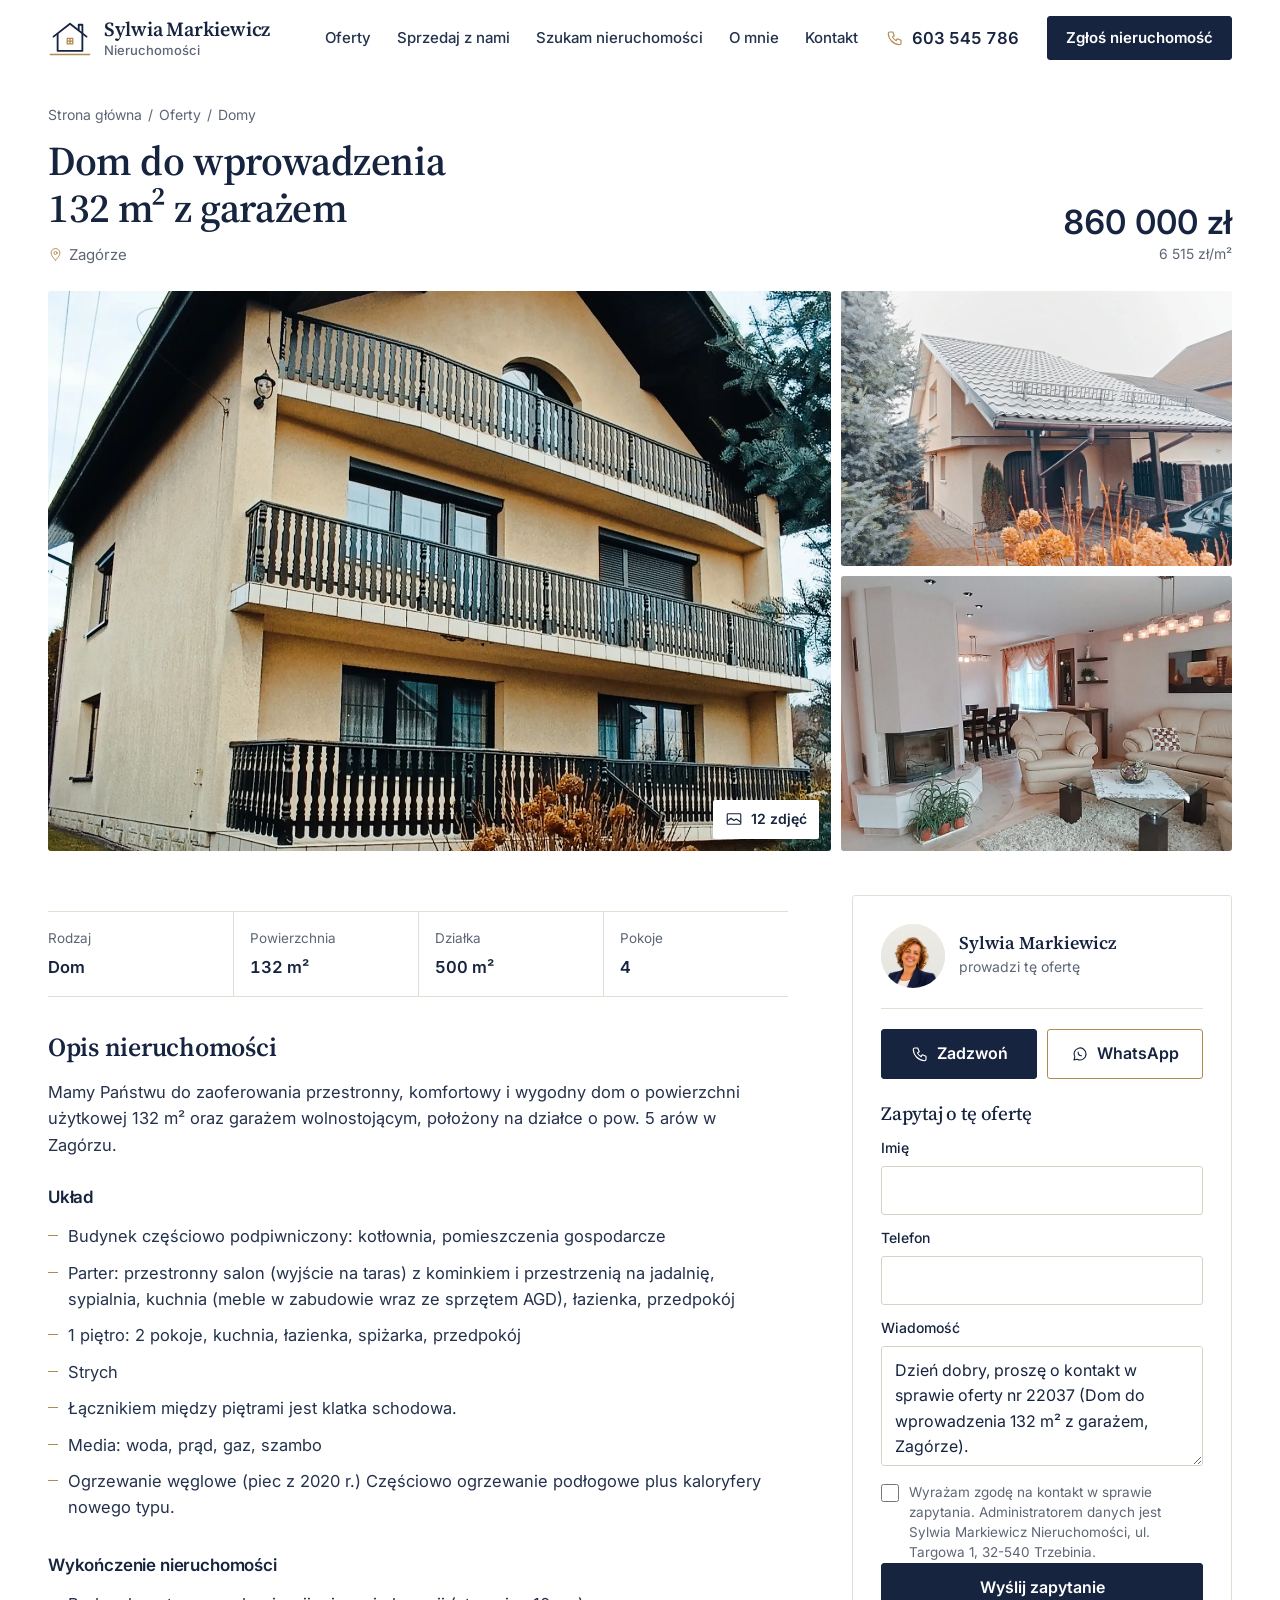
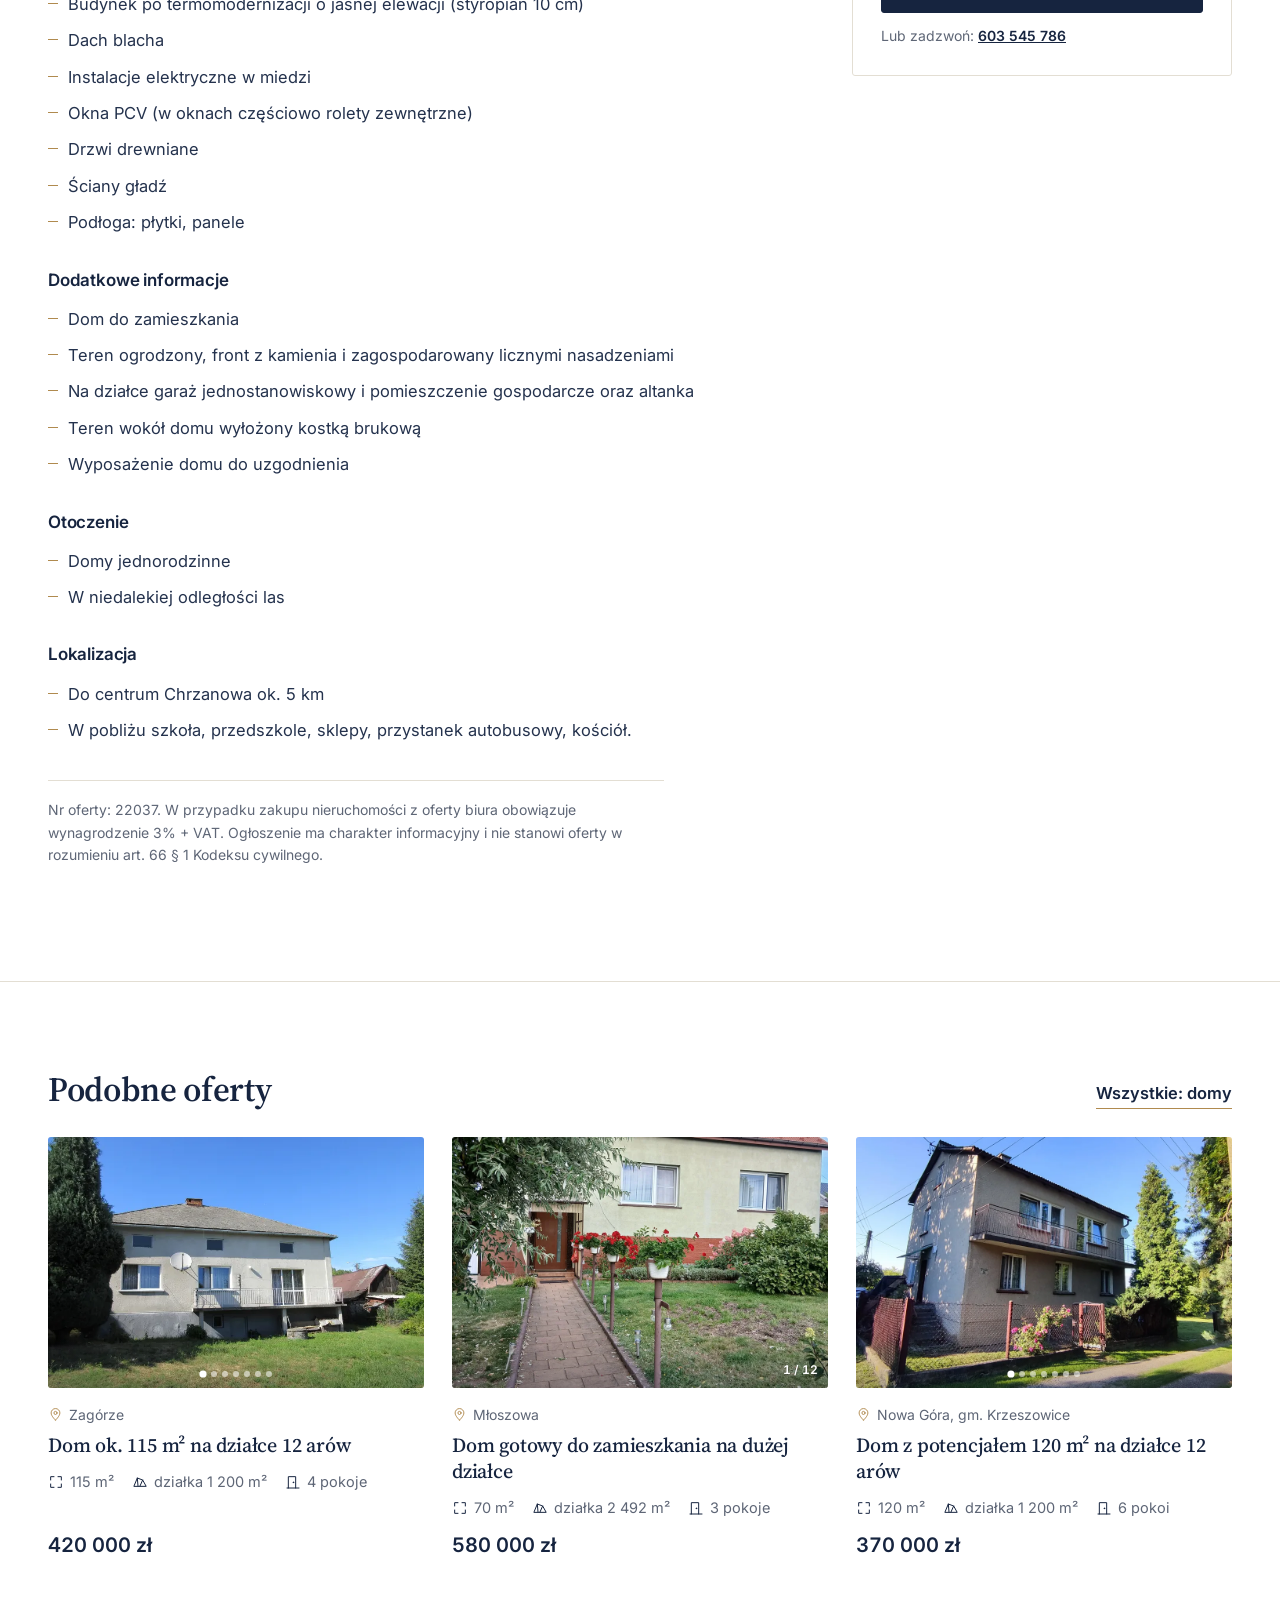
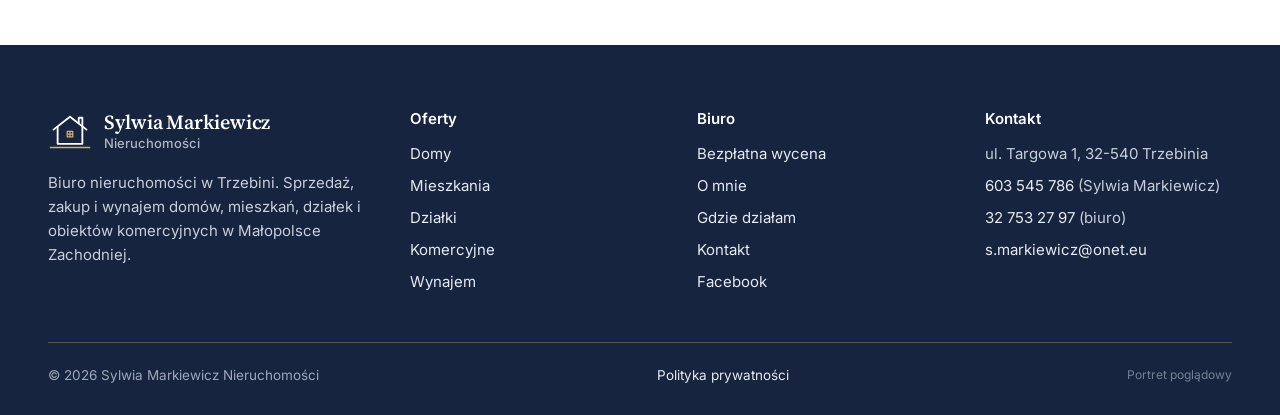
<file: oferta.html>
<!doctype html>
<html lang="pl">
<head>
<meta charset="utf-8">
<meta name="viewport" content="width=device-width, initial-scale=1, viewport-fit=cover">
<meta name="robots" content="noindex, nofollow">
<title>Dom do wprowadzenia 132 m² z garażem - Zagórze | Sylwia Markiewicz Nieruchomości</title>
<meta name="description" content="Oferta biura Sylwia Markiewicz Nieruchomości, Trzebinia.">
<meta name="theme-color" content="#ffffff">
<link rel="icon" href="data:image/svg+xml,<svg xmlns='http://www.w3.org/2000/svg' viewBox='0 0 48 48' aria-hidden='true' fill='none' stroke-linecap='round' stroke-linejoin='round'><path d='M6 22.5 24 8.5l18 14' stroke='%2316243F' stroke-width='2'/><path d='M33.5 15.3V9.5h4v9' stroke='%2316243F' stroke-width='2'/><path d='M10.5 19.5V38h27V19.5' stroke='%2316243F' stroke-width='2'/><path d='M21 24.5h6v6h-6zM24 24.5v6M21 27.5h6' stroke='%23B08A4E' stroke-width='1.4'/><path d='M2.5 42h43' stroke='%23B08A4E' stroke-width='1.4'/></svg>">
<link rel="preconnect" href="https://fonts.googleapis.com">
<link rel="preconnect" href="https://fonts.gstatic.com" crossorigin>
<link href="https://fonts.googleapis.com/css2?family=Inter:wght@400;500;600&family=Source+Serif+4:ital,opsz,wght@0,8..60,500;0,8..60,600;1,8..60,400&display=swap" rel="stylesheet">
<link rel="stylesheet" href="style.css?v=20261104d">
</head>
<body>
<header class="top">
 <div class="wrap top-in">
  <a class="logo" href="index.html" aria-label="Sylwia Markiewicz Nieruchomości - strona główna"><svg viewBox="0 0 48 48" aria-hidden="true" fill="none" stroke-linecap="round" stroke-linejoin="round"><path d="M6 22.5 24 8.5l18 14" stroke="#16243F" stroke-width="2"/><path d="M33.5 15.3V9.5h4v9" stroke="#16243F" stroke-width="2"/><path d="M10.5 19.5V38h27V19.5" stroke="#16243F" stroke-width="2"/><path d="M21 24.5h6v6h-6zM24 24.5v6M21 27.5h6" stroke="#B08A4E" stroke-width="1.4"/><path d="M2.5 42h43" stroke="#B08A4E" stroke-width="1.4"/></svg><span class="logo-t"><b>Sylwia Markiewicz</b><span>Nieruchomości</span></span></a>
  <nav class="nav" aria-label="Menu główne">
   <a href="oferty.html">Oferty</a>
   <a href="index.html#wycena">Sprzedaj z nami</a>
   <a href="index.html#kontakt-kupno">Szukam nieruchomości</a>
   <a class="opt" href="index.html#o-mnie">O mnie</a>
   <a href="index.html#kontakt">Kontakt</a>
  </nav>
  <a class="top-tel" href="tel:+48603545786"><svg class="ic" viewBox="0 0 24 24" aria-hidden="true"><path d="M5 4h4l2 5-2.5 1.5a11 11 0 0 0 5 5L15 13l5 2v4a2 2 0 0 1-2 2A16 16 0 0 1 3 6a2 2 0 0 1 2-2"/></svg>603 545 786</a>
  <a class="btn btn-p" href="index.html#kontakt-sprzedaz">Zgłoś nieruchomość</a>
  <button class="burger" id="burger" type="button" aria-label="Menu" aria-expanded="false" aria-controls="mnav"><span></span><span></span><span></span></button>
 </div>
</header>
<div class="mnav" id="mnav">
 <a class="ml" href="oferty.html">Oferty</a>
 <a class="ml" href="index.html#wycena">Sprzedaj z nami</a>
 <a class="ml" href="index.html#kontakt-kupno">Szukam nieruchomości</a>
 <a class="ml" href="index.html#o-mnie">O mnie</a>
 <a class="ml" href="index.html#obszar">Gdzie działam</a>
 <a class="ml" href="index.html#kontakt">Kontakt</a>
 <div class="btns">
  <a class="btn btn-p" href="index.html#kontakt-sprzedaz">Zgłoś nieruchomość</a>
  <a class="btn btn-s" href="tel:+48603545786"><svg class="ic" viewBox="0 0 24 24" aria-hidden="true"><path d="M5 4h4l2 5-2.5 1.5a11 11 0 0 0 5 5L15 13l5 2v4a2 2 0 0 1-2 2A16 16 0 0 1 3 6a2 2 0 0 1 2-2"/></svg>603 545 786</a>
 </div>
</div>
<main>
<div class="wrap">
 <div class="of-top">
  <div>
   <p class="crumbs" style="margin:0 0 12px"><a href="index.html">Strona główna</a><span>/</span><a href="oferty.html">Oferty</a><span>/</span><a id="c-kat" href="oferty.html"></a><span class="sr" id="c-t"></span></p>
   <h1 id="of-h1">Dom do wprowadzenia 132 m² z garażem</h1>
   <p class="card-loc" id="of-loc"></p>
  </div>
  <div class="of-price" data-bar-anchor><b id="of-cena"></b><span id="of-m2"></span></div>
 </div>
 <div class="gal" id="gal"></div>
 <p class="gal-cap" id="gal-cap"></p>
 <div class="of-body">
  <div>
   <dl class="spec" id="spec"></dl>
   <div class="desc" id="opis"></div>
  </div>
  <aside class="aside" id="zapytaj">
   <div class="agent"><img src="img/portret.jpg" alt="" width="64" height="64"><div><b>Sylwia Markiewicz</b><span>prowadzi tę ofertę</span></div></div>
   <div class="row"><a class="btn btn-p" href="tel:+48603545786"><svg class="ic" viewBox="0 0 24 24" aria-hidden="true"><path d="M5 4h4l2 5-2.5 1.5a11 11 0 0 0 5 5L15 13l5 2v4a2 2 0 0 1-2 2A16 16 0 0 1 3 6a2 2 0 0 1 2-2"/></svg>Zadzwoń</a><a class="btn btn-s" href="https://wa.me/48603545786" rel="noopener" target="_blank"><svg class="ic" viewBox="0 0 24 24" aria-hidden="true"><path d="M20 12a8 8 0 0 1-11.8 7L4 20l1.1-4A8 8 0 1 1 20 12z"/><path d="M9.5 9.5c0 2.5 2 4.5 4.5 4.8"/></svg>WhatsApp</a></div>
   <form data-preview novalidate>
    <h3>Zapytaj o tę ofertę</h3>
    <label class="f"><span>Imię</span><input name="imie" autocomplete="given-name"></label>
    <label class="f"><span>Telefon</span><input name="tel" type="tel" autocomplete="tel"></label>
    <label class="f"><span>Wiadomość</span><textarea name="msg" id="q-msg"></textarea></label>
    <label class="zgoda"><input type="checkbox" required><span>Wyrażam zgodę na kontakt w sprawie zapytania. Administratorem danych jest Sylwia Markiewicz Nieruchomości, ul. Targowa 1, 32-540 Trzebinia.</span></label>
    <button class="btn btn-p" type="submit">Wyślij zapytanie</button>
    <p class="form-note">Lub zadzwoń: <a href="tel:+48603545786" style="color:var(--navy);font-weight:600">603 545 786</a></p>
    <p class="ok" tabindex="-1" role="status">Dziękuję, wiadomość przyjęta. To podgląd strony - w wersji docelowej formularz wyśle ją od razu do biura.</p>
   </form>
  </aside>
 </div>
</div>
<section class="similar">
 <div class="wrap">
  <div class="sec-head" style="margin-bottom:28px"><h2 style="margin:0">Podobne oferty</h2><a class="lnk" id="podobne-l" href="oferty.html">Wszystkie</a></div>
  <div class="grid" id="podobne"></div>
 </div>
</section>
</main>
<div class="lb" id="lb" role="dialog" aria-modal="true" aria-label="Galeria zdjęć">
 <img alt="">
 <button class="lb-x" type="button" aria-label="Zamknij"><svg class="ic" viewBox="0 0 24 24" aria-hidden="true"><path d="M6 6l12 12M18 6L6 18"/></svg></button>
 <button class="lb-p" type="button" aria-label="Poprzednie zdjęcie"><svg class="ic" viewBox="0 0 24 24" aria-hidden="true"><path d="M15 5l-7 7 7 7"/></svg></button>
 <button class="lb-n" type="button" aria-label="Następne zdjęcie"><svg class="ic" viewBox="0 0 24 24" aria-hidden="true"><path d="M9 5l7 7-7 7"/></svg></button>
 <p class="lb-c"></p>
</div>
<footer class="foot">
 <div class="wrap">
  <div class="foot-g">
   <div>
    <a class="logo" href="index.html"><svg viewBox="0 0 48 48" aria-hidden="true" fill="none" stroke-linecap="round" stroke-linejoin="round"><path d="M6 22.5 24 8.5l18 14" stroke="#FFFFFF" stroke-width="2"/><path d="M33.5 15.3V9.5h4v9" stroke="#FFFFFF" stroke-width="2"/><path d="M10.5 19.5V38h27V19.5" stroke="#FFFFFF" stroke-width="2"/><path d="M21 24.5h6v6h-6zM24 24.5v6M21 27.5h6" stroke="#CFAE74" stroke-width="1.4"/><path d="M2.5 42h43" stroke="#CFAE74" stroke-width="1.4"/></svg><span class="logo-t"><b>Sylwia Markiewicz</b><span>Nieruchomości</span></span></a>
    <p style="margin-top:18px;max-width:30em">Biuro nieruchomości w Trzebini. Sprzedaż, zakup i wynajem domów, mieszkań, działek i obiektów komercyjnych w Małopolsce Zachodniej.</p>
   </div>
   <div><h4>Oferty</h4><ul>
    <li><a href="oferty.html?kat=dom">Domy</a></li><li><a href="oferty.html?kat=mieszkanie">Mieszkania</a></li>
    <li><a href="oferty.html?kat=dzialka">Działki</a></li><li><a href="oferty.html?kat=komercyjne">Komercyjne</a></li>
    <li><a href="oferty.html?typ=wynajem">Wynajem</a></li></ul></div>
   <div><h4>Biuro</h4><ul>
    <li><a href="index.html#wycena">Bezpłatna wycena</a></li><li><a href="index.html#o-mnie">O mnie</a></li>
    <li><a href="index.html#obszar">Gdzie działam</a></li><li><a href="index.html#kontakt">Kontakt</a></li>
    <li><a href="https://www.facebook.com/NIERUCHOM0SCITRZEBINIA/" rel="noopener" target="_blank">Facebook</a></li></ul></div>
   <div><h4>Kontakt</h4><ul>
    <li>ul. Targowa 1, 32-540 Trzebinia</li>
    <li><a href="tel:+48603545786">603 545 786</a> (Sylwia Markiewicz)</li>
    <li><a href="tel:+48327532797">32 753 27 97</a> (biuro)</li>
    <li><a href="mailto:s.markiewicz@onet.eu">s.markiewicz@onet.eu</a></li></ul></div>
  </div>
  <div class="foot-b">
   <span>© 2026 Sylwia Markiewicz Nieruchomości</span>
   <span><a href="#">Polityka prywatności</a></span>
   <!-- Portret poglądowy (z materiałów klientki); w wersji docelowej prawdziwe zdjęcie z sesji lub ulubione zdjęcie Pani Sylwii. -->
   <span style="font-size:12px;opacity:.7">Portret poglądowy</span>
  </div>
 </div>
</footer>
<nav class="mob" aria-label="Szybki kontakt">
 <a class="p" href="tel:+48603545786"><svg class="ic" viewBox="0 0 24 24" aria-hidden="true"><path d="M5 4h4l2 5-2.5 1.5a11 11 0 0 0 5 5L15 13l5 2v4a2 2 0 0 1-2 2A16 16 0 0 1 3 6a2 2 0 0 1 2-2"/></svg>Zadzwoń</a>
 <a href="https://wa.me/48603545786" rel="noopener" target="_blank"><svg class="ic" viewBox="0 0 24 24" aria-hidden="true"><path d="M20 12a8 8 0 0 1-11.8 7L4 20l1.1-4A8 8 0 1 1 20 12z"/><path d="M9.5 9.5c0 2.5 2 4.5 4.5 4.8"/></svg>WhatsApp</a>
 <a class="t" href="#zapytaj">Zapytaj</a>
</nav>
<script src="data.js?v=20261104d"></script>
<script src="app.js?v=20261104d"></script>
<script src="oferta.js?v=20261104d"></script>
</body>
</html>
</file>
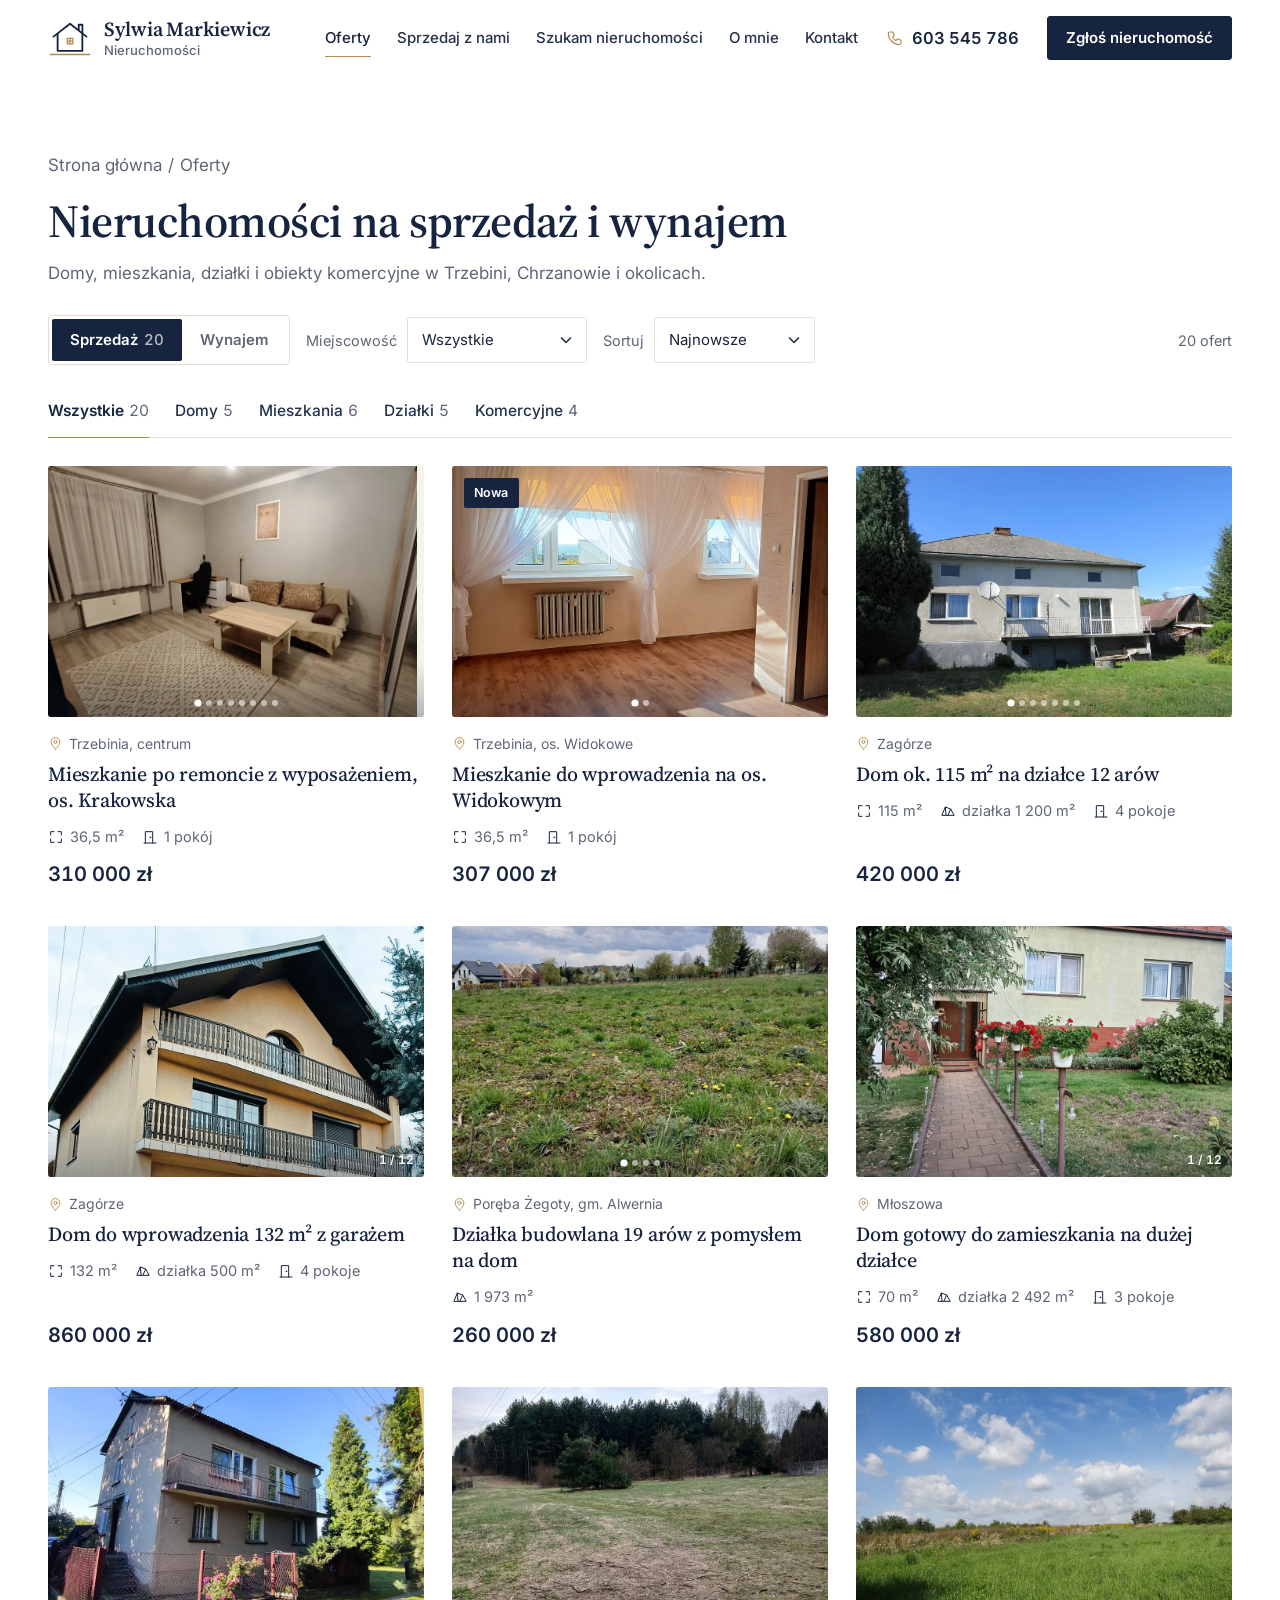
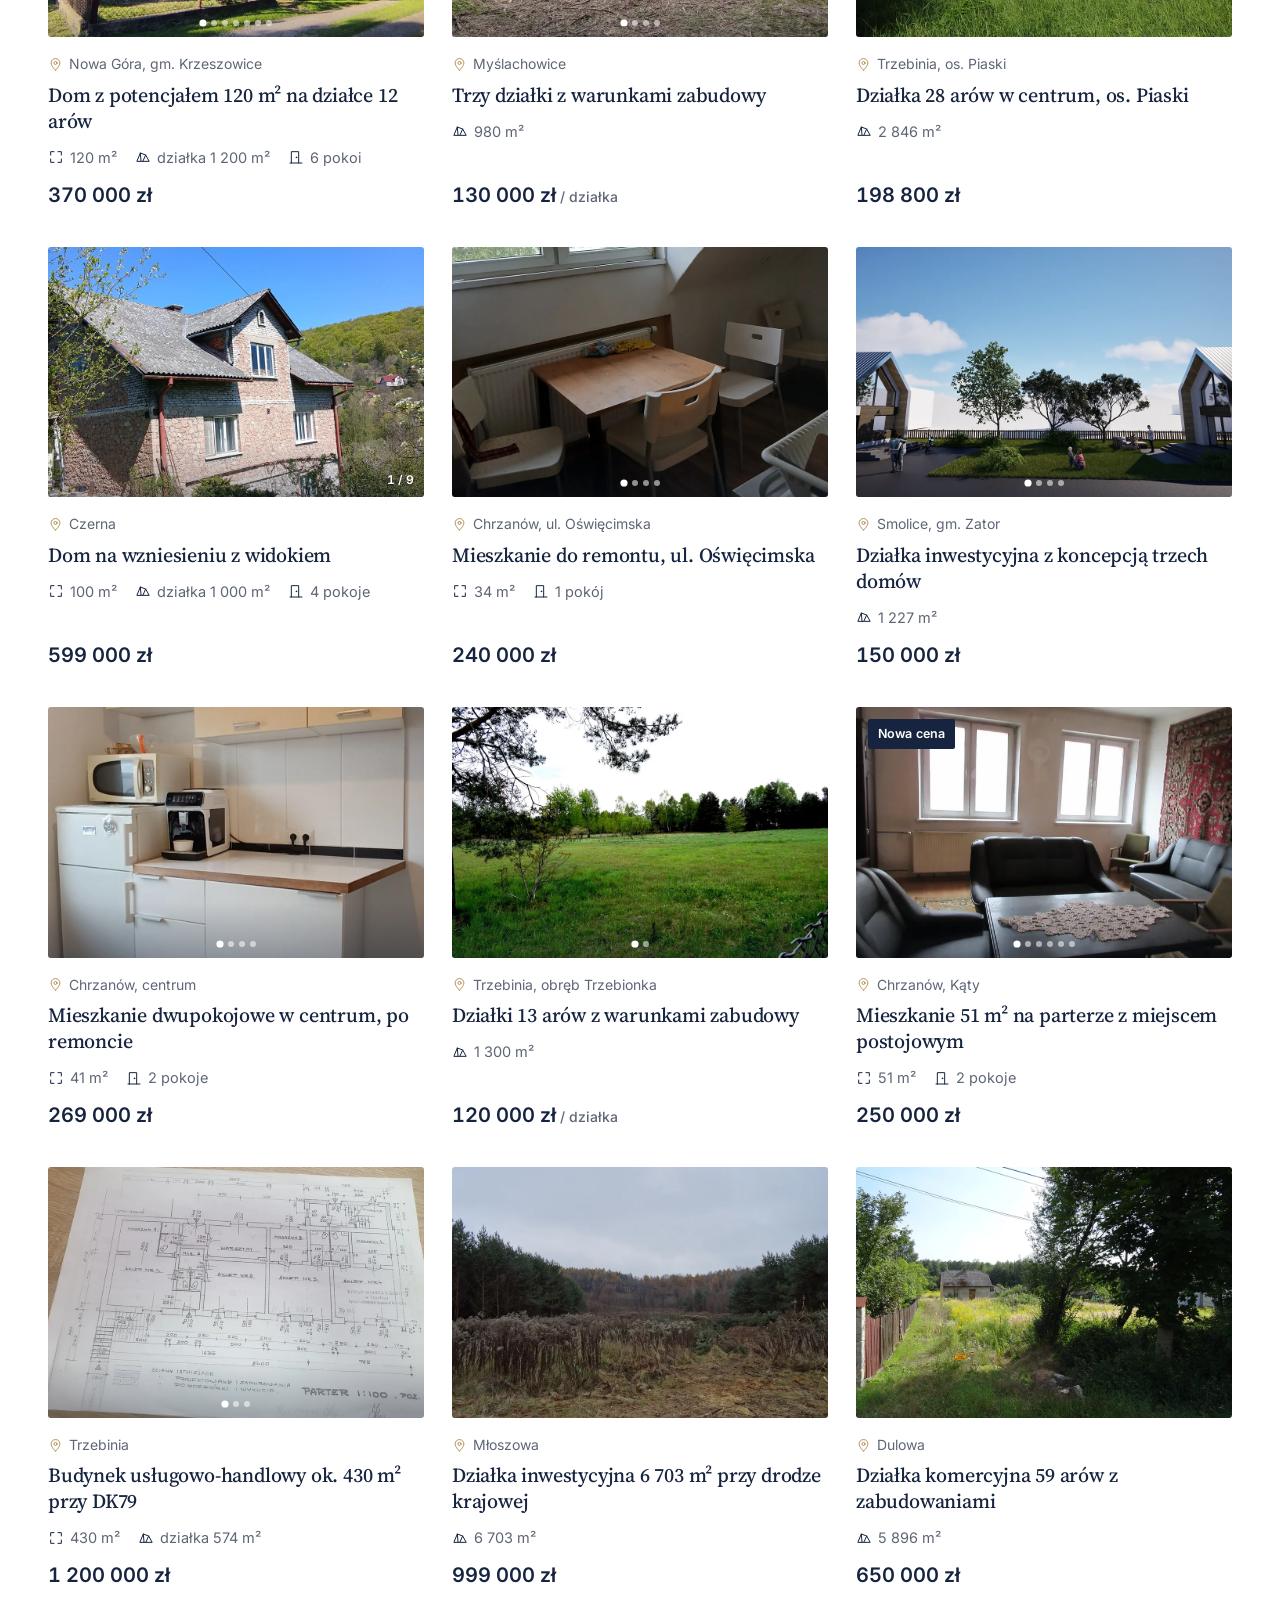
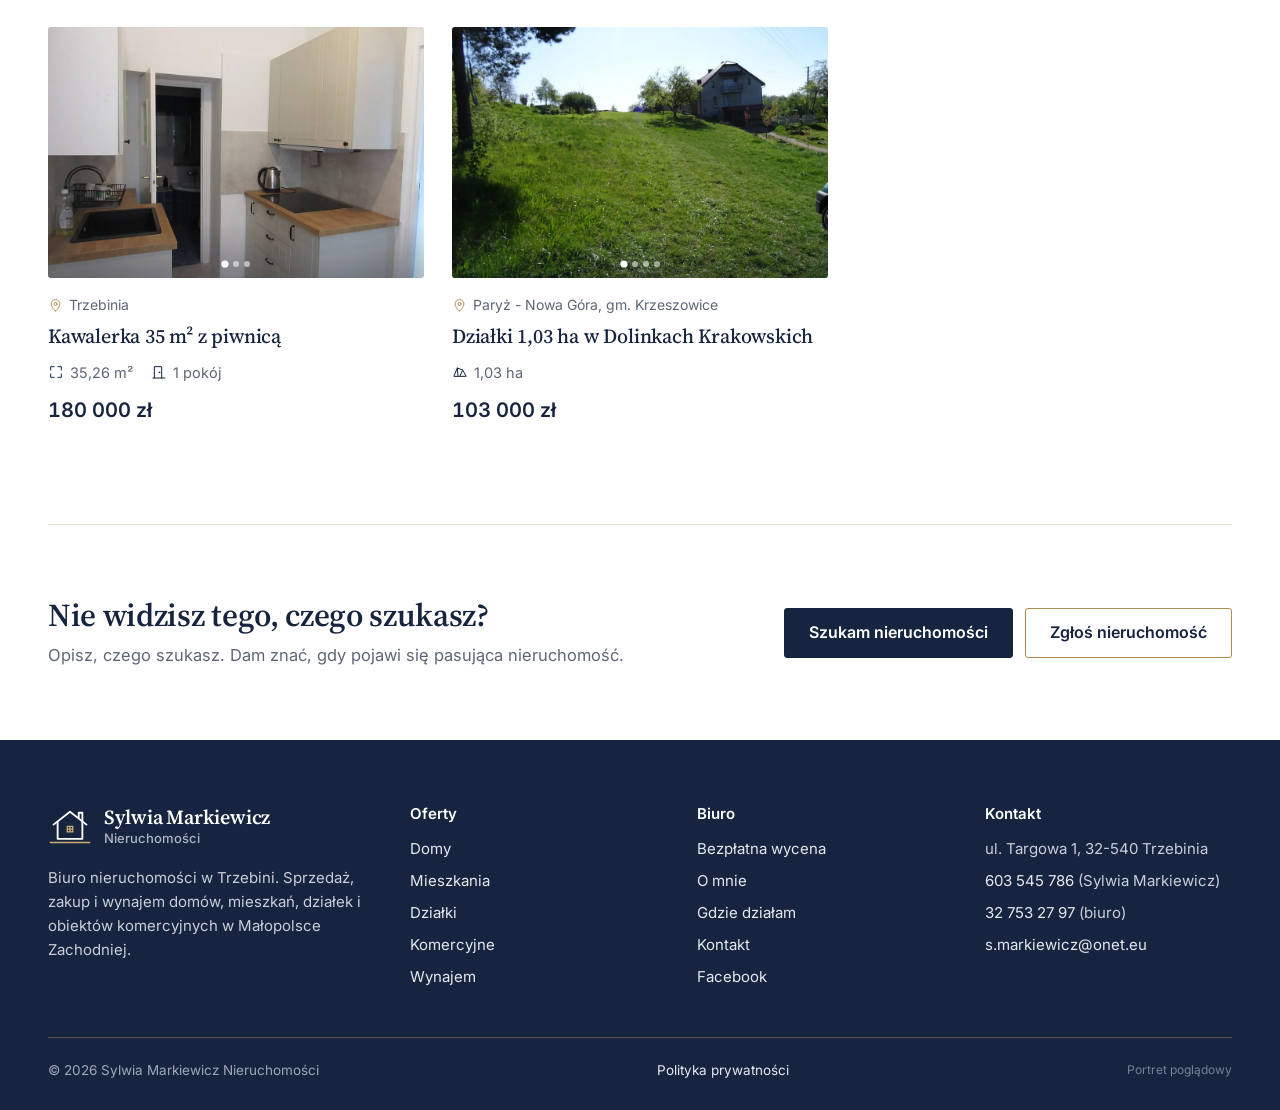
<file: oferty.html>
<!doctype html>
<html lang="pl">
<head>
<meta charset="utf-8">
<meta name="viewport" content="width=device-width, initial-scale=1, viewport-fit=cover">
<meta name="robots" content="noindex, nofollow">
<title>Oferty nieruchomości - Trzebinia, Chrzanów i okolice | Sylwia Markiewicz Nieruchomości</title>
<meta name="description" content="Domy, mieszkania, działki i obiekty komercyjne na sprzedaż i wynajem w Trzebini, Chrzanowie i okolicach.">
<meta name="theme-color" content="#ffffff">
<link rel="icon" href="data:image/svg+xml,<svg xmlns='http://www.w3.org/2000/svg' viewBox='0 0 48 48' aria-hidden='true' fill='none' stroke-linecap='round' stroke-linejoin='round'><path d='M6 22.5 24 8.5l18 14' stroke='%2316243F' stroke-width='2'/><path d='M33.5 15.3V9.5h4v9' stroke='%2316243F' stroke-width='2'/><path d='M10.5 19.5V38h27V19.5' stroke='%2316243F' stroke-width='2'/><path d='M21 24.5h6v6h-6zM24 24.5v6M21 27.5h6' stroke='%23B08A4E' stroke-width='1.4'/><path d='M2.5 42h43' stroke='%23B08A4E' stroke-width='1.4'/></svg>">
<link rel="preconnect" href="https://fonts.googleapis.com">
<link rel="preconnect" href="https://fonts.gstatic.com" crossorigin>
<link href="https://fonts.googleapis.com/css2?family=Inter:wght@400;500;600&family=Source+Serif+4:ital,opsz,wght@0,8..60,500;0,8..60,600;1,8..60,400&display=swap" rel="stylesheet">
<link rel="stylesheet" href="style.css?v=20261104d">
</head>
<body>
<header class="top">
 <div class="wrap top-in">
  <a class="logo" href="index.html" aria-label="Sylwia Markiewicz Nieruchomości - strona główna"><svg viewBox="0 0 48 48" aria-hidden="true" fill="none" stroke-linecap="round" stroke-linejoin="round"><path d="M6 22.5 24 8.5l18 14" stroke="#16243F" stroke-width="2"/><path d="M33.5 15.3V9.5h4v9" stroke="#16243F" stroke-width="2"/><path d="M10.5 19.5V38h27V19.5" stroke="#16243F" stroke-width="2"/><path d="M21 24.5h6v6h-6zM24 24.5v6M21 27.5h6" stroke="#B08A4E" stroke-width="1.4"/><path d="M2.5 42h43" stroke="#B08A4E" stroke-width="1.4"/></svg><span class="logo-t"><b>Sylwia Markiewicz</b><span>Nieruchomości</span></span></a>
  <nav class="nav" aria-label="Menu główne">
   <a href="oferty.html" aria-current="page">Oferty</a>
   <a href="index.html#wycena">Sprzedaj z nami</a>
   <a href="index.html#kontakt-kupno">Szukam nieruchomości</a>
   <a class="opt" href="index.html#o-mnie">O mnie</a>
   <a href="index.html#kontakt">Kontakt</a>
  </nav>
  <a class="top-tel" href="tel:+48603545786"><svg class="ic" viewBox="0 0 24 24" aria-hidden="true"><path d="M5 4h4l2 5-2.5 1.5a11 11 0 0 0 5 5L15 13l5 2v4a2 2 0 0 1-2 2A16 16 0 0 1 3 6a2 2 0 0 1 2-2"/></svg>603 545 786</a>
  <a class="btn btn-p" href="index.html#kontakt-sprzedaz">Zgłoś nieruchomość</a>
  <button class="burger" id="burger" type="button" aria-label="Menu" aria-expanded="false" aria-controls="mnav"><span></span><span></span><span></span></button>
 </div>
</header>
<div class="mnav" id="mnav">
 <a class="ml" href="oferty.html">Oferty</a>
 <a class="ml" href="index.html#wycena">Sprzedaj z nami</a>
 <a class="ml" href="index.html#kontakt-kupno">Szukam nieruchomości</a>
 <a class="ml" href="index.html#o-mnie">O mnie</a>
 <a class="ml" href="index.html#obszar">Gdzie działam</a>
 <a class="ml" href="index.html#kontakt">Kontakt</a>
 <div class="btns">
  <a class="btn btn-p" href="index.html#kontakt-sprzedaz">Zgłoś nieruchomość</a>
  <a class="btn btn-s" href="tel:+48603545786"><svg class="ic" viewBox="0 0 24 24" aria-hidden="true"><path d="M5 4h4l2 5-2.5 1.5a11 11 0 0 0 5 5L15 13l5 2v4a2 2 0 0 1-2 2A16 16 0 0 1 3 6a2 2 0 0 1 2-2"/></svg>603 545 786</a>
 </div>
</div>
<main>
<div class="wrap">
 <div class="page-h">
  <p class="crumbs"><a href="index.html">Strona główna</a><span>/</span><span>Oferty</span></p>
  <h1>Nieruchomości na sprzedaż i wynajem</h1>
  <p>Domy, mieszkania, działki i obiekty komercyjne w Trzebini, Chrzanowie i okolicach.</p>
 </div>
 <div class="listing">
  <div class="filters" data-bar-anchor>
   <div class="tabs" role="group" aria-label="Rodzaj transakcji">
    <button type="button" data-typ="sprzedaz" aria-pressed="true">Sprzedaż<span class="n"></span></button>
    <button type="button" data-typ="wynajem" aria-pressed="false">Wynajem<span class="n"></span></button>
   </div>
   <span id="filtry" style="display:contents">
    <label>Miejscowość <select class="sel" id="f-m"><option value="">Wszystkie</option></select></label>
    <label>Sortuj <select class="sel" id="f-sort"><option value="nowe">Najnowsze</option><option value="tanio">Cena rosnąco</option><option value="drogo">Cena malejąco</option></select></label>
   </span>
   <span class="count" id="licznik" aria-live="polite"></span>
  </div>
  <div class="cats" id="cats" role="group" aria-label="Kategoria"></div>
  <div class="grid" id="lista"></div>
  <div class="empty" id="pusto" hidden>
   <div><h3>Obecnie nie mam ofert najmu</h3><p>Masz mieszkanie, dom albo lokal do wynajęcia? Zgłoś je - znajdę najemcę i przygotuję umowę.</p></div>
   <a class="btn btn-p" href="index.html#kontakt-wynajem">Zgłoś nieruchomość do wynajmu</a>
  </div>
 </div>
 <div class="cta-band">
  <div><h2>Nie widzisz tego, czego szukasz?</h2><p>Opisz, czego szukasz. Dam znać, gdy pojawi się pasująca nieruchomość.</p></div>
  <div class="btns"><a class="btn btn-p" href="index.html#kontakt-kupno">Szukam nieruchomości</a><a class="btn btn-s" href="index.html#kontakt-sprzedaz">Zgłoś nieruchomość</a></div>
 </div>
</div>
</main>
<footer class="foot">
 <div class="wrap">
  <div class="foot-g">
   <div>
    <a class="logo" href="index.html"><svg viewBox="0 0 48 48" aria-hidden="true" fill="none" stroke-linecap="round" stroke-linejoin="round"><path d="M6 22.5 24 8.5l18 14" stroke="#FFFFFF" stroke-width="2"/><path d="M33.5 15.3V9.5h4v9" stroke="#FFFFFF" stroke-width="2"/><path d="M10.5 19.5V38h27V19.5" stroke="#FFFFFF" stroke-width="2"/><path d="M21 24.5h6v6h-6zM24 24.5v6M21 27.5h6" stroke="#CFAE74" stroke-width="1.4"/><path d="M2.5 42h43" stroke="#CFAE74" stroke-width="1.4"/></svg><span class="logo-t"><b>Sylwia Markiewicz</b><span>Nieruchomości</span></span></a>
    <p style="margin-top:18px;max-width:30em">Biuro nieruchomości w Trzebini. Sprzedaż, zakup i wynajem domów, mieszkań, działek i obiektów komercyjnych w Małopolsce Zachodniej.</p>
   </div>
   <div><h4>Oferty</h4><ul>
    <li><a href="oferty.html?kat=dom">Domy</a></li><li><a href="oferty.html?kat=mieszkanie">Mieszkania</a></li>
    <li><a href="oferty.html?kat=dzialka">Działki</a></li><li><a href="oferty.html?kat=komercyjne">Komercyjne</a></li>
    <li><a href="oferty.html?typ=wynajem">Wynajem</a></li></ul></div>
   <div><h4>Biuro</h4><ul>
    <li><a href="index.html#wycena">Bezpłatna wycena</a></li><li><a href="index.html#o-mnie">O mnie</a></li>
    <li><a href="index.html#obszar">Gdzie działam</a></li><li><a href="index.html#kontakt">Kontakt</a></li>
    <li><a href="https://www.facebook.com/NIERUCHOM0SCITRZEBINIA/" rel="noopener" target="_blank">Facebook</a></li></ul></div>
   <div><h4>Kontakt</h4><ul>
    <li>ul. Targowa 1, 32-540 Trzebinia</li>
    <li><a href="tel:+48603545786">603 545 786</a> (Sylwia Markiewicz)</li>
    <li><a href="tel:+48327532797">32 753 27 97</a> (biuro)</li>
    <li><a href="mailto:s.markiewicz@onet.eu">s.markiewicz@onet.eu</a></li></ul></div>
  </div>
  <div class="foot-b">
   <span>© 2026 Sylwia Markiewicz Nieruchomości</span>
   <span><a href="#">Polityka prywatności</a></span>
   <!-- Portret poglądowy (z materiałów klientki); w wersji docelowej prawdziwe zdjęcie z sesji lub ulubione zdjęcie Pani Sylwii. -->
   <span style="font-size:12px;opacity:.7">Portret poglądowy</span>
  </div>
 </div>
</footer>
<nav class="mob" aria-label="Szybki kontakt">
 <a class="p" href="tel:+48603545786"><svg class="ic" viewBox="0 0 24 24" aria-hidden="true"><path d="M5 4h4l2 5-2.5 1.5a11 11 0 0 0 5 5L15 13l5 2v4a2 2 0 0 1-2 2A16 16 0 0 1 3 6a2 2 0 0 1 2-2"/></svg>Zadzwoń</a>
 <a href="https://wa.me/48603545786" rel="noopener" target="_blank"><svg class="ic" viewBox="0 0 24 24" aria-hidden="true"><path d="M20 12a8 8 0 0 1-11.8 7L4 20l1.1-4A8 8 0 1 1 20 12z"/><path d="M9.5 9.5c0 2.5 2 4.5 4.5 4.8"/></svg>WhatsApp</a>
 <a class="t" href="index.html#wycena">Wycena</a>
</nav>
<script src="data.js?v=20261104d"></script>
<script src="app.js?v=20261104d"></script>
</body>
</html>
</file>
<file: style.css>
/* Sylwia Markiewicz Nieruchomości - podgląd strony, kierunek "Biuro przy Targowej" */
:root{
  --navy:#16243F; --navy-ink:#24324D; --gold:#B08A4E; --gold-on-navy:#CFAE74;
  --white:#fff; --paper:#F5F3EE; --line:#E3DED3; --muted:#5E6676;
  --serif:"Source Serif 4", Georgia, "Times New Roman", serif;
  --sans:"Inter", system-ui, -apple-system, "Segoe UI", Roboto, Arial, sans-serif;
  --hdr:76px; --r:3px; --gut:clamp(16px, 4vw, 48px);
}
*,*::before,*::after{box-sizing:border-box}
html{-webkit-text-size-adjust:100%;scroll-behavior:smooth;scroll-padding-top:84px}
body{margin:0;background:var(--white);color:var(--navy-ink);font:400 16.5px/1.6 var(--sans);-webkit-font-smoothing:antialiased;overflow-x:hidden}
img{display:block;max-width:100%}
a{color:inherit}
button,input,select,textarea{font:inherit;color:inherit}
h1,h2,h3{font-family:var(--serif);color:var(--navy);font-weight:600;margin:0;letter-spacing:-.01em;line-height:1.15}
h2{font-size:clamp(28px, 3.2vw, 40px)}
h3{font-size:21px;font-weight:500;line-height:1.3}
p{margin:0}
.wrap{width:min(1200px, 100% - 2*var(--gut));margin-inline:auto}
[hidden]{display:none!important}
.sr{position:absolute;width:1px;height:1px;overflow:hidden;clip:rect(0 0 0 0);white-space:nowrap}
.ic{width:18px;height:18px;flex:none;stroke:currentColor;fill:none;stroke-width:1.5;stroke-linecap:round;stroke-linejoin:round}

/* przyciski */
.btn{display:inline-flex;align-items:center;justify-content:center;gap:10px;min-height:50px;padding:0 24px;border-radius:var(--r);font-weight:600;font-size:16px;text-decoration:none;border:1px solid var(--navy);cursor:pointer;transition:background .2s,color .2s,border-color .2s}
.btn-p{background:var(--navy);color:#fff}
.btn-p:hover{background:#0E1830}
.btn-s{background:#fff;color:var(--navy);border-color:var(--gold)}
.btn-s:hover{border-color:var(--navy)}
.lnk{color:var(--navy);font-weight:600;text-decoration:none;border-bottom:1px solid var(--gold);padding-bottom:2px}
.lnk:hover{border-bottom-color:var(--navy)}

/* nagłówek */
.top{position:sticky;top:0;z-index:50;background:#fff;transition:box-shadow .2s}
.top.scrolled{box-shadow:0 1px 0 var(--line)}
.top-in{height:var(--hdr);display:flex;align-items:center;gap:28px;transition:height .2s}
.top.scrolled .top-in{height:64px}
.logo{display:flex;align-items:center;gap:12px;text-decoration:none;flex:none}
.logo svg{width:44px;height:44px;flex:none}
.logo-t{display:flex;flex-direction:column;line-height:1.1}
.logo-t b{font:600 20px/1.1 var(--serif);color:var(--navy);letter-spacing:-.005em}
.logo-t span{font:500 13px/1.2 var(--sans);color:var(--muted);margin-top:3px}
.nav{display:flex;gap:26px;margin-left:auto}
.nav a{text-decoration:none;font-size:15px;font-weight:500;color:var(--navy-ink);padding:6px 0;border-bottom:1px solid transparent}
.nav a:hover,.nav a[aria-current]{border-bottom-color:var(--gold);color:var(--navy)}
.top-tel{display:flex;align-items:center;gap:8px;text-decoration:none;font-weight:600;color:var(--navy);font-variant-numeric:tabular-nums;white-space:nowrap}
.top-tel .ic{color:var(--gold)}
.top .btn{min-height:44px;padding:0 18px;font-size:15px}
.burger{display:none;margin-left:auto;width:44px;height:44px;border:0;background:none;padding:10px;cursor:pointer;color:var(--navy)}
.burger span{display:block;height:1.5px;background:currentColor;margin:6px 0;transition:transform .25s,opacity .2s}
.burger[aria-expanded="true"] span:nth-child(1){transform:translateY(7.5px) rotate(45deg)}
.burger[aria-expanded="true"] span:nth-child(2){opacity:0}
.burger[aria-expanded="true"] span:nth-child(3){transform:translateY(-7.5px) rotate(-45deg)}
.mnav{display:none}

/* hero */
.hero{min-height:calc(100svh - var(--hdr));display:flex;align-items:center;padding:clamp(24px,4vh,56px) 0}
.hero-in{display:grid;grid-template-columns:minmax(0,1.08fr) minmax(0,.92fr);gap:clamp(40px,6vw,96px);align-items:center}
.hero-loc{display:flex;align-items:center;gap:8px;color:var(--muted);font-size:15px;margin-bottom:22px}
.hero-loc .ic{color:var(--gold);width:17px;height:17px}
.hero h1{font-size:clamp(40px,4.4vw,64px);line-height:1.08;letter-spacing:-.015em}
.hero-lead{font-size:18.5px;line-height:1.6;margin-top:24px;max-width:34em}
.hero-cta{display:flex;flex-wrap:wrap;gap:12px;margin-top:34px}
.hero-tel{display:flex;flex-wrap:wrap;align-items:center;gap:8px 18px;margin-top:24px;font-size:15.5px;color:var(--muted)}
.hero-tel a{display:inline-flex;align-items:center;gap:8px;text-decoration:none;color:var(--navy);font-weight:600;font-variant-numeric:tabular-nums}
.hero-tel .ic{color:var(--gold)}
.hero-tel .sep{width:1px;height:16px;background:var(--line)}
.hero-ph{position:relative;margin:0 12px 0 0;justify-self:end;width:100%;max-width:460px}
.phf{position:relative;z-index:0}
.phf::after{content:"";position:absolute;inset:12px -12px -12px 12px;border:1px solid var(--gold);border-radius:var(--r);z-index:-1}
.hero-ph .ph{position:relative;aspect-ratio:4/5;max-height:calc(100svh - var(--hdr) - 120px);width:100%;overflow:hidden;border-radius:var(--r);background:#EEECE7}
.hero-ph img{position:absolute;inset:0;width:100%;height:100%;object-fit:cover;object-position:50% 40%}
.hero-ph figcaption{margin-top:28px;font-size:14px;color:var(--muted);line-height:1.5}
.hero-ph figcaption b{display:block;color:var(--navy);font-weight:600;font-size:15px}

/* sekcje */
.sec{padding:clamp(64px,9vw,112px) 0;border-top:1px solid var(--line)}
.sec-paper{background:var(--paper);border-top:0}
.sec-head{display:flex;flex-wrap:wrap;align-items:end;justify-content:space-between;gap:16px 32px;margin-bottom:36px}
.sec-head p{color:var(--muted);max-width:40em;margin-top:12px}
.sec + .sec-paper, .sec-paper + .sec{border-top:0}

/* oferty - przełącznik i filtr */
.tabs{display:inline-flex;border:1px solid var(--line);border-radius:var(--r);padding:3px;background:#fff}
.tabs button{border:0;background:none;padding:9px 18px;border-radius:2px;font-weight:600;font-size:15px;color:var(--muted);cursor:pointer}
.tabs button[aria-pressed="true"]{background:var(--navy);color:#fff}
.tabs .n{font-weight:500;opacity:.7;margin-left:6px;font-variant-numeric:tabular-nums}
.tabs .n:empty{display:none}
.cats{display:flex;flex-wrap:wrap;gap:6px 26px;margin-bottom:28px;padding-bottom:14px;border-bottom:1px solid var(--line)}
.cats button{border:0;background:none;padding:6px 0;font-size:15.5px;font-weight:500;color:var(--navy-ink);cursor:pointer;border-bottom:1.5px solid transparent;margin-bottom:-15px;padding-bottom:13px}
.cats button .n{color:var(--muted);font-weight:400;margin-left:5px;font-variant-numeric:tabular-nums}
.cats button[aria-pressed="true"]{color:var(--navy);font-weight:600;border-bottom-color:var(--gold)}
.filters{display:flex;flex-wrap:wrap;gap:12px 16px;align-items:center;margin-bottom:28px}
.filters label{display:flex;align-items:center;gap:10px;font-size:14.5px;color:var(--muted)}
.sel{appearance:none;-webkit-appearance:none;border:1px solid var(--line);border-radius:var(--r);background:#fff url("data:image/svg+xml,%3Csvg xmlns='http://www.w3.org/2000/svg' width='12' height='8' fill='none' stroke='%2316243F' stroke-width='1.5'%3E%3Cpath d='M1 1.5l5 5 5-5'/%3E%3C/svg%3E") no-repeat right 14px center;padding:10px 40px 10px 14px;min-height:44px;font-size:15px;color:var(--navy)}
.count{margin-left:auto;color:var(--muted);font-size:14.5px}

.grid{display:grid;grid-template-columns:repeat(3,minmax(0,1fr));gap:40px 28px}
.card{display:flex;flex-direction:column;min-width:0;position:relative}
.car{position:relative;aspect-ratio:3/2;border-radius:var(--r);overflow:hidden;background:var(--paper);isolation:isolate}
.car-t{display:flex;height:100%;overflow-x:auto;overflow-y:hidden;scroll-snap-type:x mandatory;scrollbar-width:none;-webkit-overflow-scrolling:touch;overscroll-behavior-x:contain;cursor:pointer;touch-action:pan-x pan-y}
.car-t::-webkit-scrollbar{display:none}
.car-t.drag{scroll-snap-type:none;cursor:grabbing;scroll-behavior:auto}
.car-t img{flex:0 0 100%;width:100%;height:100%;object-fit:cover;scroll-snap-align:start;scroll-snap-stop:always;user-select:none;-webkit-user-drag:none}
.car::after{content:"";position:absolute;left:0;right:0;bottom:0;height:56px;background:linear-gradient(to top,rgba(14,22,40,.28),rgba(14,22,40,0));pointer-events:none;opacity:0;transition:opacity .25s}
.car[data-n]:not([data-n="1"])::after{opacity:1}
.car-b{position:absolute;top:50%;width:38px;height:38px;margin-top:-19px;border:0;border-radius:2px;background:rgba(255,255,255,.94);color:var(--navy);display:flex;align-items:center;justify-content:center;cursor:pointer;opacity:0;transition:opacity .2s,background .2s;box-shadow:0 1px 3px rgba(22,36,63,.18);z-index:2}
.car-b .ic{width:18px;height:18px;stroke-width:1.8}
.car-p{left:10px}.car-n{right:10px}
.car-b:hover{background:#fff}
.card:hover .car-b,.car-b:focus-visible{opacity:1}
@media (hover:none){.car-b{display:none}}
.car-dots{position:absolute;left:0;right:0;bottom:11px;display:flex;justify-content:center;gap:5px;pointer-events:none;z-index:2}
.car-dots i{width:6px;height:6px;border-radius:50%;background:rgba(255,255,255,.55);transition:background .2s,transform .2s}
.car-dots i.on{background:#fff;transform:scale(1.2)}
.car-c{position:absolute;right:10px;bottom:8px;font-size:12px;font-weight:600;color:#fff;font-variant-numeric:tabular-nums;z-index:2;text-shadow:0 1px 2px rgba(0,0,0,.35);display:none}
.car[data-n]:not([data-n="1"]) .car-dots:has(i:nth-child(9)){display:none}
.car[data-n]:not([data-n="1"]):has(.car-dots i:nth-child(9)) .car-c{display:block}
.card-b{text-decoration:none;color:inherit}
.badge{z-index:3;position:absolute;top:12px;left:12px;background:var(--navy);color:#fff;font-size:12.5px;font-weight:600;padding:5px 10px;border-radius:2px;letter-spacing:.01em}
.card-b{padding-top:16px;display:flex;flex-direction:column;flex:1}
.card-loc{display:flex;align-items:center;gap:6px;font-size:14px;color:var(--muted)}
.card-loc .ic{width:15px;height:15px;color:var(--gold)}
.card h3{font-size:20px;margin-top:6px;display:-webkit-box;-webkit-line-clamp:2;-webkit-box-orient:vertical;overflow:hidden}
.card-b:hover h3{text-decoration:underline;text-decoration-color:var(--gold);text-underline-offset:4px;text-decoration-thickness:1px}
.params{display:flex;flex-wrap:wrap;gap:4px 18px;margin-top:12px;font-size:14.5px;color:var(--muted)}
.params span{display:inline-flex;align-items:center;gap:6px;white-space:nowrap}
.params .ic{width:16px;height:16px;color:var(--navy)}
.price{margin-top:auto;padding-top:14px;font:600 20px/1.2 var(--sans);color:var(--navy);font-variant-numeric:tabular-nums}
.price small{font-size:14px;font-weight:500;color:var(--muted)}
.more{display:flex;justify-content:space-between;align-items:center;flex-wrap:wrap;gap:16px;margin-top:44px;padding-top:24px;border-top:1px solid var(--line)}
.more p{color:var(--muted)}
.empty{padding:48px 0;border-top:1px solid var(--line);border-bottom:1px solid var(--line);display:grid;grid-template-columns:minmax(0,1fr) auto;gap:24px 48px;align-items:center}
.empty h3{font-size:24px}
.empty p{color:var(--muted);margin-top:8px;max-width:36em}

/* ścieżki */
.paths{display:grid;grid-template-columns:repeat(3,minmax(0,1fr))}
.path{padding:8px 40px 8px 0;display:flex;flex-direction:column;gap:14px}
.path + .path{padding-left:40px;border-left:1px solid var(--line)}
.path h3{font-size:24px;font-weight:600}
.path h3::before{content:"";display:block;width:32px;height:1px;background:var(--gold);margin-bottom:18px}
.path p{color:var(--navy-ink);flex:1}
.path .lnk{align-self:flex-start;margin-top:6px}

/* o mnie */
.about{display:grid;grid-template-columns:minmax(0,.8fr) minmax(0,1fr);gap:clamp(40px,7vw,104px);align-items:center}
.about-ph{position:relative;margin:0 0 12px 12px}
.about-ph::before{content:"";position:absolute;inset:12px 12px -12px -12px;border:1px solid var(--gold);border-radius:var(--r)}
.about-ph{max-width:470px}
.about-ph img{position:relative;width:100%;height:auto;aspect-ratio:4/5;object-fit:cover;object-position:50% 20%;border-radius:var(--r)}
.about-tx h2{margin-bottom:24px}
.about-tx p + p{margin-top:16px}
.facts{margin:32px 0 0;border-top:1px solid var(--line)}
.facts div{display:grid;grid-template-columns:150px minmax(0,1fr);gap:16px;padding:13px 0;border-bottom:1px solid var(--line);font-size:15.5px}
.facts dt{color:var(--muted)}
.facts dd{margin:0;color:var(--navy)}
.sign{margin-top:28px;display:flex;flex-wrap:wrap;align-items:center;gap:12px 28px}
.sign b{font:600 19px/1.2 var(--serif);color:var(--navy)}
.sign span{display:block;font-size:14px;color:var(--muted);margin-top:3px}

/* formularze */
.split{display:grid;grid-template-columns:minmax(0,.9fr) minmax(0,1.1fr);gap:clamp(40px,7vw,104px);align-items:start}
.steps{list-style:none;padding:0;margin:28px 0 0}
.steps li{position:relative;padding:12px 0 12px 26px;border-bottom:1px solid var(--line)}
.steps li:first-child{border-top:1px solid var(--line)}
.steps li::before{content:"";position:absolute;left:0;top:24px;width:12px;height:1px;background:var(--gold)}
.steps b{color:var(--navy);font-weight:600}
.form{background:#fff;border:1px solid var(--line);border-radius:var(--r);padding:clamp(22px,3vw,36px)}
.sec-paper .form{border-color:#E6E1D6}
.fgrid{display:grid;grid-template-columns:repeat(2,minmax(0,1fr));gap:16px}
.f{display:flex;flex-direction:column;gap:6px;min-width:0}
.f.full{grid-column:1/-1}
.f > span{font-size:14px;font-weight:500;color:var(--navy)}
.f input,.f select,.f textarea{border:1px solid #D8D2C5;border-radius:var(--r);background:#fff;padding:11px 13px;min-height:48px;font-size:16px;color:var(--navy);width:100%}
.f textarea{min-height:120px;resize:vertical}
.f input:focus,.f select:focus,.f textarea:focus,.sel:focus{outline:2px solid var(--navy);outline-offset:1px;border-color:var(--navy)}
.f select{appearance:none;-webkit-appearance:none;background:#fff url("data:image/svg+xml,%3Csvg xmlns='http://www.w3.org/2000/svg' width='12' height='8' fill='none' stroke='%2316243F' stroke-width='1.5'%3E%3Cpath d='M1 1.5l5 5 5-5'/%3E%3C/svg%3E") no-repeat right 14px center;padding-right:38px}
.goals{display:flex;flex-wrap:wrap;gap:8px;border:0;padding:0;margin:0 0 18px}
.goals legend{font-size:14px;font-weight:500;color:var(--navy);margin-bottom:8px;padding:0}
.goals label{position:relative}
.goals input{position:absolute;opacity:0;inset:0}
.goals span{display:inline-flex;align-items:center;min-height:42px;padding:0 13px;border:1px solid #D8D2C5;border-radius:var(--r);font-size:15px;cursor:pointer;color:var(--navy-ink)}
.goals input:checked + span{border-color:var(--navy);background:var(--navy);color:#fff}
.goals input:focus-visible + span{outline:2px solid var(--gold);outline-offset:2px}
.zgoda{display:flex;gap:10px;align-items:flex-start;font-size:13.5px;color:var(--muted);line-height:1.5;margin-top:16px}
.zgoda input{width:18px;height:18px;margin:2px 0 0;accent-color:var(--navy);flex:none}
.form .btn{margin-top:20px;width:100%}
.form-note{font-size:14px;color:var(--muted);margin-top:12px;text-align:center}
.ok{display:none;margin-top:16px;padding:14px 16px;border:1px solid var(--gold);border-radius:var(--r);font-size:15px;color:var(--navy);background:#FBFAF7}
.ok.show{display:block}

/* obszar */
.area{display:grid;grid-template-columns:minmax(0,1fr) minmax(0,1fr);gap:clamp(40px,6vw,88px);align-items:center}
.area-lists{display:grid;grid-template-columns:repeat(2,minmax(0,1fr));gap:32px;margin-top:32px}
.area-lists h3{font-size:16px;font-family:var(--sans);font-weight:600;color:var(--muted);margin-bottom:10px}
.area-lists ul{list-style:none;margin:0;padding:0}
.area-lists li{border-bottom:1px solid var(--line)}
.area-lists a,.area-lists li > span{display:flex;justify-content:space-between;gap:12px;padding:10px 0;text-decoration:none;color:var(--navy);font-weight:500}
.area-lists a:hover{color:#000}
.area-lists a:hover .town{text-decoration:underline;text-decoration-color:var(--gold);text-underline-offset:4px}
.area-lists small{color:var(--muted);font-weight:400;font-size:14px;white-space:nowrap}
.area-lists .town{white-space:nowrap}
.mapa-svg{width:100%;height:auto}
.m-pow{fill:var(--paper);stroke:var(--navy);stroke-width:1.3;stroke-linejoin:round}
.m-dot{fill:var(--navy)}
.m-ring{fill:#fff;stroke:var(--gold);stroke-width:1.2}
.m-lab{font:400 12.5px var(--sans);fill:var(--navy-ink);paint-order:stroke;stroke:#fff;stroke-width:3.5px;stroke-linejoin:round}
.m-lab-main{font:600 15px var(--serif);fill:var(--navy);paint-order:stroke;stroke:#fff;stroke-width:4px;stroke-linejoin:round}
.m-pow-lab{font:italic 400 12px var(--serif);fill:var(--muted)}
.mapa-cap{font-size:13.5px;color:var(--muted);margin-top:8px;text-align:center}

/* kontakt */
.contact-l h2{margin-bottom:20px}
.clist{list-style:none;margin:28px 0 0;padding:0;border-top:1px solid var(--line)}
.clist li{display:grid;grid-template-columns:28px minmax(0,1fr);gap:12px;padding:14px 0;border-bottom:1px solid var(--line)}
.clist .ic{color:var(--gold);width:20px;height:20px;margin-top:2px}
.clist a{color:var(--navy);font-weight:600;text-decoration:none;font-variant-numeric:tabular-nums}
.clist a:hover{text-decoration:underline;text-decoration-color:var(--gold)}
.clist small{display:block;color:var(--muted);font-size:14px}
.osm{margin-top:28px;border:1px solid var(--line);border-radius:var(--r);overflow:hidden;aspect-ratio:16/10;background:var(--paper)}
.osm iframe{width:100%;height:100%;border:0;display:block;filter:grayscale(.35)}
.osm-l{font-size:13px;color:var(--muted);margin-top:6px}

/* stopka */
.foot{background:var(--navy);color:#C9CFDA;padding:64px 0 28px;margin-top:0}
.foot a{color:#E6E9EF;text-decoration:none}
.foot a:hover{color:#fff;text-decoration:underline;text-decoration-color:var(--gold-on-navy)}
.foot-g{display:grid;grid-template-columns:minmax(0,1.3fr) repeat(3,minmax(0,1fr));gap:40px}
.foot .logo-t b{color:#fff}
.foot .logo-t span{color:#AEB6C4}
.foot h4{font:600 15px var(--sans);color:#fff;margin:0 0 14px}
.foot ul{list-style:none;margin:0;padding:0;display:grid;gap:8px;font-size:15px}
.foot p{font-size:15px;line-height:1.6}
.foot-b{display:flex;flex-wrap:wrap;justify-content:space-between;gap:10px 24px;margin-top:48px;padding-top:22px;border-top:1px solid rgba(207,174,116,.35);font-size:13.5px;color:#9FA8B8}

/* dolny pasek (telefon) */
.mob{display:none}

/* strona ofert */
.page-h{padding:clamp(36px,5vw,64px) 0 28px}
.page-h h1{font-size:clamp(32px,3.6vw,46px)}
.page-h p{color:var(--muted);margin-top:12px;max-width:40em;font-size:17px}
.crumbs{font-size:14px;color:var(--muted);margin-bottom:16px;display:flex;flex-wrap:wrap;gap:6px}
.crumbs a{color:var(--muted);text-decoration:none}
.crumbs a:hover{color:var(--navy);text-decoration:underline}
.listing{padding-bottom:clamp(64px,8vw,104px)}
.cta-band{border-top:1px solid var(--line);padding:clamp(48px,6vw,72px) 0;display:flex;flex-wrap:wrap;gap:20px 40px;justify-content:space-between;align-items:center}
.cta-band h2{font-size:clamp(24px,2.6vw,32px)}
.cta-band p{color:var(--muted);margin-top:8px}
.cta-band .btns{display:flex;flex-wrap:wrap;gap:12px}

/* karta oferty */
.of-top{display:flex;flex-wrap:wrap;justify-content:space-between;align-items:end;gap:12px 40px;padding:28px 0 24px}
.of-top h1{font-size:clamp(28px,3.2vw,42px);max-width:22ch}
.of-top .card-loc{font-size:15px;margin-top:10px}
.of-price{text-align:right}
.of-price b{display:block;font:600 clamp(26px,2.6vw,34px)/1.1 var(--sans);color:var(--navy);font-variant-numeric:tabular-nums;white-space:nowrap}
.of-price span{font-size:14px;color:var(--muted)}
.gal{display:grid;grid-template-columns:minmax(0,2fr) minmax(0,1fr);grid-template-rows:repeat(2,minmax(0,1fr));gap:10px;height:clamp(320px,44vw,560px)}
.gal button{position:relative;border:0;padding:0;margin:0;cursor:zoom-in;overflow:hidden;border-radius:var(--r);background:var(--paper)}
.gal button:first-child{grid-row:1/3}
.gal img{width:100%;height:100%;object-fit:cover;transition:transform .5s}
.gal button:hover img{transform:scale(1.02)}
.gal.n1{grid-template-columns:1fr}
.gal-cap{display:none}
.gal button:nth-child(n+4){display:none}
.gal.n2 button:nth-child(2){grid-row:1/3}
.gal-all{position:absolute;right:12px;bottom:12px;background:#fff;color:var(--navy);font-size:14px;font-weight:600;padding:8px 12px;border-radius:2px;display:flex;align-items:center;gap:8px;box-shadow:0 1px 2px rgba(22,36,63,.12)}
.of-body{display:grid;grid-template-columns:minmax(0,1fr) 380px;gap:clamp(32px,5vw,72px);padding:44px 0 clamp(64px,8vw,104px);align-items:start}
.spec{display:grid;grid-template-columns:repeat(4,minmax(0,1fr));border-top:1px solid var(--line);border-bottom:1px solid var(--line);margin-bottom:36px}
.spec div{padding:16px 16px 16px 0}
.spec div + div{padding-left:16px;border-left:1px solid var(--line)}
.spec dt{font-size:13.5px;color:var(--muted)}
.spec dd{margin:4px 0 0;font-weight:600;color:var(--navy);font-variant-numeric:tabular-nums}
.desc h2{font-size:26px;margin-bottom:16px}
.desc h3{font:600 17px/1.3 var(--sans);color:var(--navy);margin:28px 0 10px}
.desc p{margin:0 0 12px;max-width:44em}
.desc ul{margin:0;padding:0;list-style:none;column-gap:32px;max-width:44em}
.desc ul.two{columns:2}
.desc li{position:relative;padding:5px 0 5px 20px;break-inside:avoid}
.desc li::before{content:"";position:absolute;left:0;top:17px;width:10px;height:1px;background:var(--gold)}
.desc .note{margin-top:32px;padding-top:18px;border-top:1px solid var(--line);font-size:14px;color:var(--muted)}
.aside{position:sticky;top:88px;border:1px solid var(--line);border-radius:var(--r);padding:28px}
.agent{display:flex;gap:14px;align-items:center;padding-bottom:20px;border-bottom:1px solid var(--line);margin-bottom:20px}
.agent img{width:64px;height:64px;border-radius:50%;object-fit:cover;object-position:50% 25%;background:#EEECE7}
.agent b{display:block;font:600 18px/1.2 var(--serif);color:var(--navy)}
.agent span{font-size:14px;color:var(--muted)}
.aside .btn{width:100%}
.aside .row{display:grid;grid-template-columns:repeat(2,minmax(0,1fr));gap:10px;margin-bottom:22px}
.aside .row .btn{padding:0 10px;gap:8px}
.aside h3{font-size:19px;margin-bottom:12px}
.aside .f + .f{margin-top:12px}
.aside .form-note{text-align:left}
.similar{border-top:1px solid var(--line);padding:clamp(56px,7vw,88px) 0}
.similar h2{margin-bottom:32px;font-size:clamp(26px,2.8vw,34px)}

/* lightbox */
.lb{position:fixed;inset:0;z-index:100;background:rgba(14,22,40,.96);display:none;align-items:center;justify-content:center}
.lb.open{display:flex}
.lb img{max-width:min(92vw,1400px);max-height:84vh;object-fit:contain;border-radius:2px}
.lb button{position:absolute;border:0;background:none;color:#fff;cursor:pointer;width:52px;height:52px;display:flex;align-items:center;justify-content:center}
.lb button .ic{width:28px;height:28px;stroke-width:1.3}
.lb-x{top:14px;right:14px}
.lb-p{left:12px;top:50%;transform:translateY(-50%)}
.lb-n{right:12px;top:50%;transform:translateY(-50%)}
.lb-c{position:absolute;bottom:20px;left:0;right:0;text-align:center;color:#C9CFDA;font-size:14px;font-variant-numeric:tabular-nums}

/* ------- responsywność ------- */
@media (max-width:1180px){
  .nav{gap:20px}
  .nav a.opt{display:none}
}
@media (max-width:1060px){
  .nav,.top-tel,.top .btn{display:none}
  .burger{display:block}
  .mnav{display:block;position:fixed;inset:var(--hdr) 0 0 0;background:#fff;z-index:49;padding:12px var(--gut) 32px;transform:translateY(-8px);opacity:0;visibility:hidden;transition:opacity .2s,transform .2s,visibility .2s;overflow-y:auto}
  .mnav.open{opacity:1;transform:none;visibility:visible}
  .mnav a.ml{display:block;padding:15px 0;border-bottom:1px solid var(--line);text-decoration:none;font:500 20px/1.3 var(--serif);color:var(--navy)}
  .mnav .btns{display:grid;gap:10px;margin-top:24px}
  .grid{grid-template-columns:repeat(2,minmax(0,1fr))}
  .foot-g{grid-template-columns:repeat(2,minmax(0,1fr))}
  .of-body{grid-template-columns:minmax(0,1fr) 330px}
  .spec{grid-template-columns:repeat(2,minmax(0,1fr))}
  .spec div:nth-child(3){border-left:0;padding-left:0}
  .spec div:nth-child(n+3){border-top:1px solid var(--line)}
}
@media (max-width:860px){
  .hero-in{grid-template-columns:minmax(0,1fr) minmax(0,.8fr);gap:36px}
  .paths{grid-template-columns:minmax(0,1fr)}
  .path,.path + .path{padding:24px 0;border-left:0;border-top:1px solid var(--line)}
  .path:first-child{border-top:0;padding-top:0}
  .about,.split,.area{grid-template-columns:minmax(0,1fr)}
  .about-ph{max-width:420px}
  .of-body{grid-template-columns:minmax(0,1fr)}
  .aside{position:static}
  .empty{grid-template-columns:minmax(0,1fr)}
}
@media (max-width:760px){
  :root{--hdr:62px}
  body{font-size:16px}
  .top.scrolled .top-in{height:var(--hdr)}
  .logo svg{width:38px;height:38px}
  .logo-t b{font-size:18px}
  .logo-t span{font-size:12px}
  /* pierwszy ekran: tekst + portret wypełnia resztę */
  .hero{min-height:calc(100svh - var(--hdr));height:calc(100svh - var(--hdr));padding:clamp(14px,2.6svh,26px) 0 clamp(16px,2.4svh,24px);align-items:stretch}
  .hero > .wrap{display:flex}
  .hero-in{display:flex;flex-direction:column;gap:0}
  .hero-tx{flex:none}
  .hero-loc{font-size:14px;margin-bottom:clamp(8px,1.6svh,14px)}
  .hero h1{font-size:clamp(29px,8.6vw,34px);max-width:none}
  .hero-lead{font-size:15.5px;line-height:1.5;margin-top:clamp(8px,1.5svh,14px)}
  .hero-lead .opt{display:none}
  .hero-cta{display:grid;grid-template-columns:1fr;gap:10px;margin-top:clamp(14px,2.4svh,22px)}
  .hero-cta .btn{min-height:clamp(46px,6svh,50px)}
  .hero-tel{margin-top:clamp(10px,1.8svh,16px);font-size:14.5px;gap:6px 14px}
  .hero-ph{flex:1 1 0;min-height:0;max-width:none;width:auto;margin:clamp(14px,2.4svh,22px) 12px 0 0;display:flex;flex-direction:column;align-self:stretch}
  .phf{flex:1 1 0;min-height:0;display:flex;margin-bottom:12px}
  .hero-ph .ph{flex:1 1 0;aspect-ratio:auto;max-height:none;min-height:0}
  .hero-ph img{object-position:50% 20%}
  .hero-ph figcaption{display:none}
  .sec{padding:64px 0}
  .sec-head{margin-bottom:24px}
  .grid{grid-template-columns:minmax(0,1fr);gap:36px}
  .cats{gap:4px 20px;flex-wrap:nowrap;overflow-x:auto;scrollbar-width:none;margin-inline:calc(-1*var(--gut));padding-inline:var(--gut)}
  .cats::-webkit-scrollbar{display:none}
  .cats button{white-space:nowrap;flex:none;margin-bottom:0;padding-bottom:12px}
  .cats{padding-bottom:0}
  #lista[data-limit] .card:nth-child(n+5){display:none}
  .filters{display:grid;grid-template-columns:repeat(2,minmax(0,1fr));gap:12px}
  .filters .tabs{grid-column:1/-1;display:grid;grid-template-columns:1fr 1fr}
  .filters label{flex-direction:column;align-items:stretch;gap:4px;font-size:13.5px;min-width:0}
  .filters .sel{width:100%}
  .filters .count{margin-left:0;grid-column:1/-1}
  .of-body{padding-top:28px}
  .fgrid{grid-template-columns:minmax(0,1fr)}
  .facts div{grid-template-columns:1fr;gap:2px}
  .area-lists{grid-template-columns:repeat(2,minmax(0,1fr));gap:18px}
  .area-lists a,.area-lists li > span{font-size:15px;padding:9px 0;gap:6px}
  .area-lists small{font-size:12.5px}
  .mapa-svg{margin-top:8px}
  .foot{padding:44px 0 88px}
  .foot-g{grid-template-columns:repeat(2,minmax(0,1fr));gap:28px 20px}
  .foot-g > div:first-child{grid-column:1/-1}
  .foot-g > div:first-child p{display:none}
  .foot-g > div:last-child{grid-column:1/-1;border-top:1px solid rgba(207,174,116,.3);padding-top:22px}
  .foot ul{gap:7px;font-size:14.5px}
  .foot h4{margin-bottom:10px}
  .foot-b{margin-top:26px;padding-top:16px;flex-direction:column;gap:6px;font-size:12.5px}
  .more{flex-direction:column;align-items:flex-start}
  /* dolny pasek */
  .mob{display:grid;grid-template-columns:1fr 1fr 1fr;gap:8px;position:fixed;left:0;right:0;bottom:0;z-index:60;background:#fff;border-top:1px solid var(--line);padding:8px 12px calc(8px + env(safe-area-inset-bottom));transform:translateY(110%);transition:transform .25s}
  .mob.widac{transform:none}
  .mob a{display:flex;align-items:center;justify-content:center;gap:7px;min-height:44px;border-radius:var(--r);font-weight:600;font-size:15px;text-decoration:none;border:1px solid var(--navy);color:var(--navy);background:#fff}
  .mob a.p{background:var(--navy);color:#fff}
  .mob a.t{border-color:transparent;text-decoration:underline;text-decoration-color:var(--gold);text-underline-offset:4px}
  .mob .ic{width:17px;height:17px}
  .of-top{flex-direction:column;align-items:flex-start;padding:18px 0 18px}
  .of-price{text-align:left}
  .gal{display:flex;overflow-x:auto;scroll-snap-type:x mandatory;height:auto;gap:8px;margin-inline:calc(-1*var(--gut));padding-inline:var(--gut);scrollbar-width:none}
  .gal::-webkit-scrollbar{display:none}
  .gal button,.gal button:nth-child(n+4){display:block;flex:0 0 86%;aspect-ratio:4/3;scroll-snap-align:center}
  .gal.n1 button{flex-basis:100%}
  .gal-all{display:none}
  .gal-cap{display:block;font-size:13.5px;color:var(--muted);margin-top:10px}
  .gal-cap:empty{display:none}
  .desc ul,.desc ul.two{columns:1}
  .spec dd{font-size:15px}
  .lb-p,.lb-n{top:auto;bottom:6px;transform:none}
}
@media (max-width:380px){
  .area-lists small{display:none}
  .hero-tel .wa-t{display:none}
  .mob a{font-size:14px;gap:5px}
}
@media (min-width:761px) and (max-height:820px){
  .hero h1{font-size:clamp(38px,3.8vw,50px)}
  .hero-lead{margin-top:18px;font-size:17.5px}
  .hero-cta{margin-top:26px}
  .hero-ph{max-width:400px}
}
@media (prefers-reduced-motion:reduce){*{transition:none!important;scroll-behavior:auto!important}}
</file>
